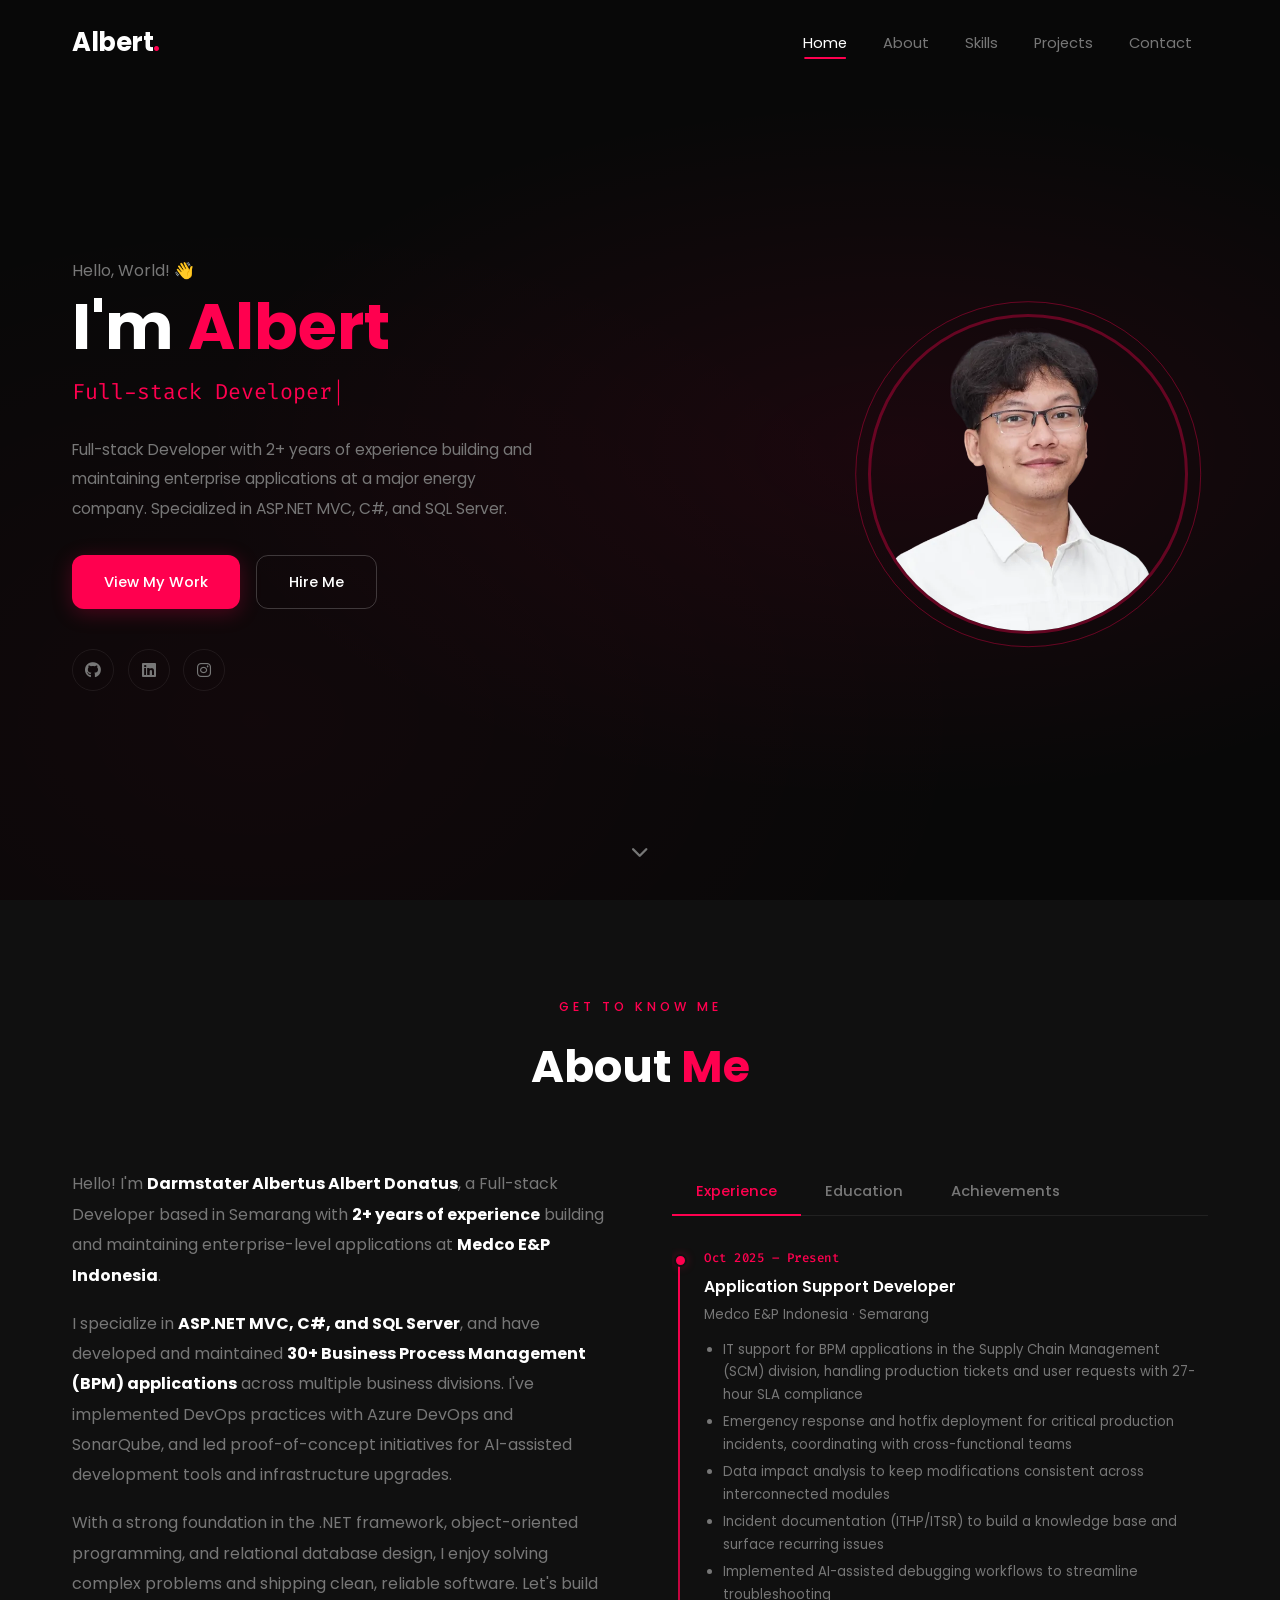
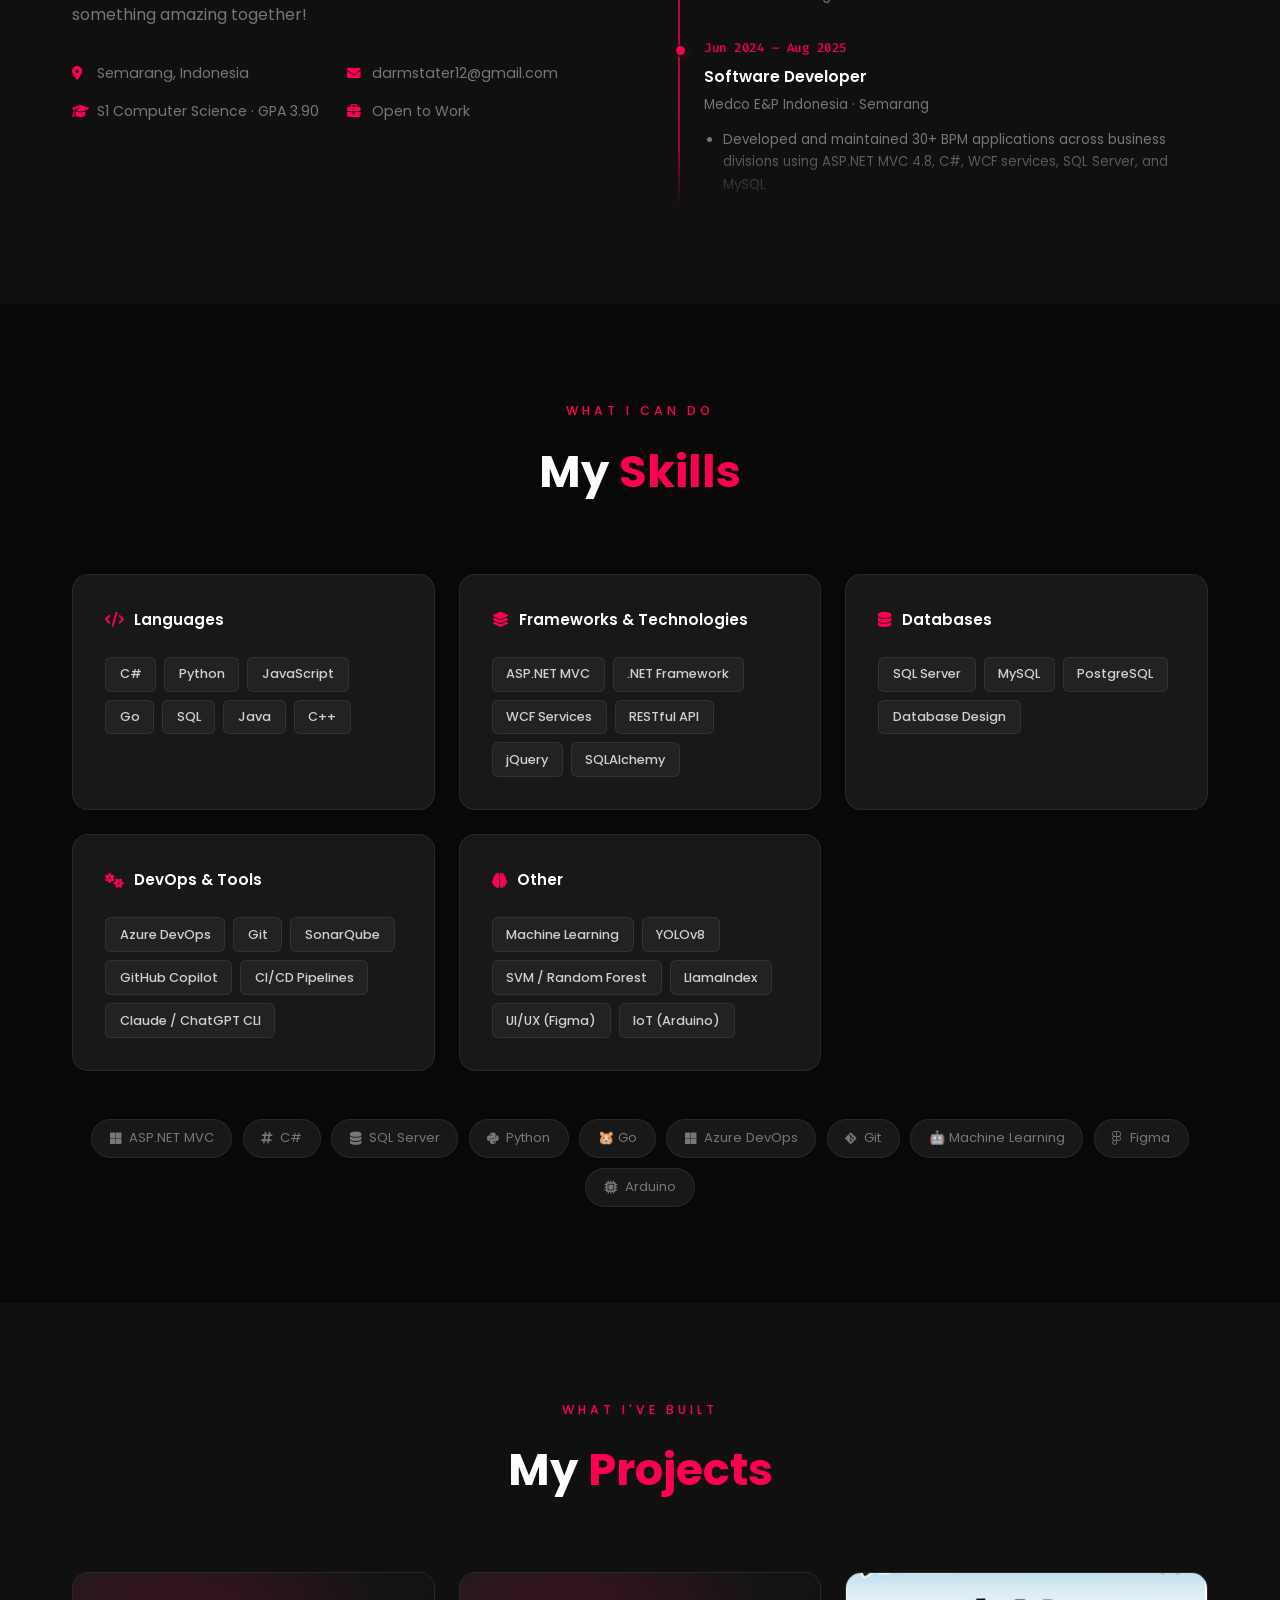
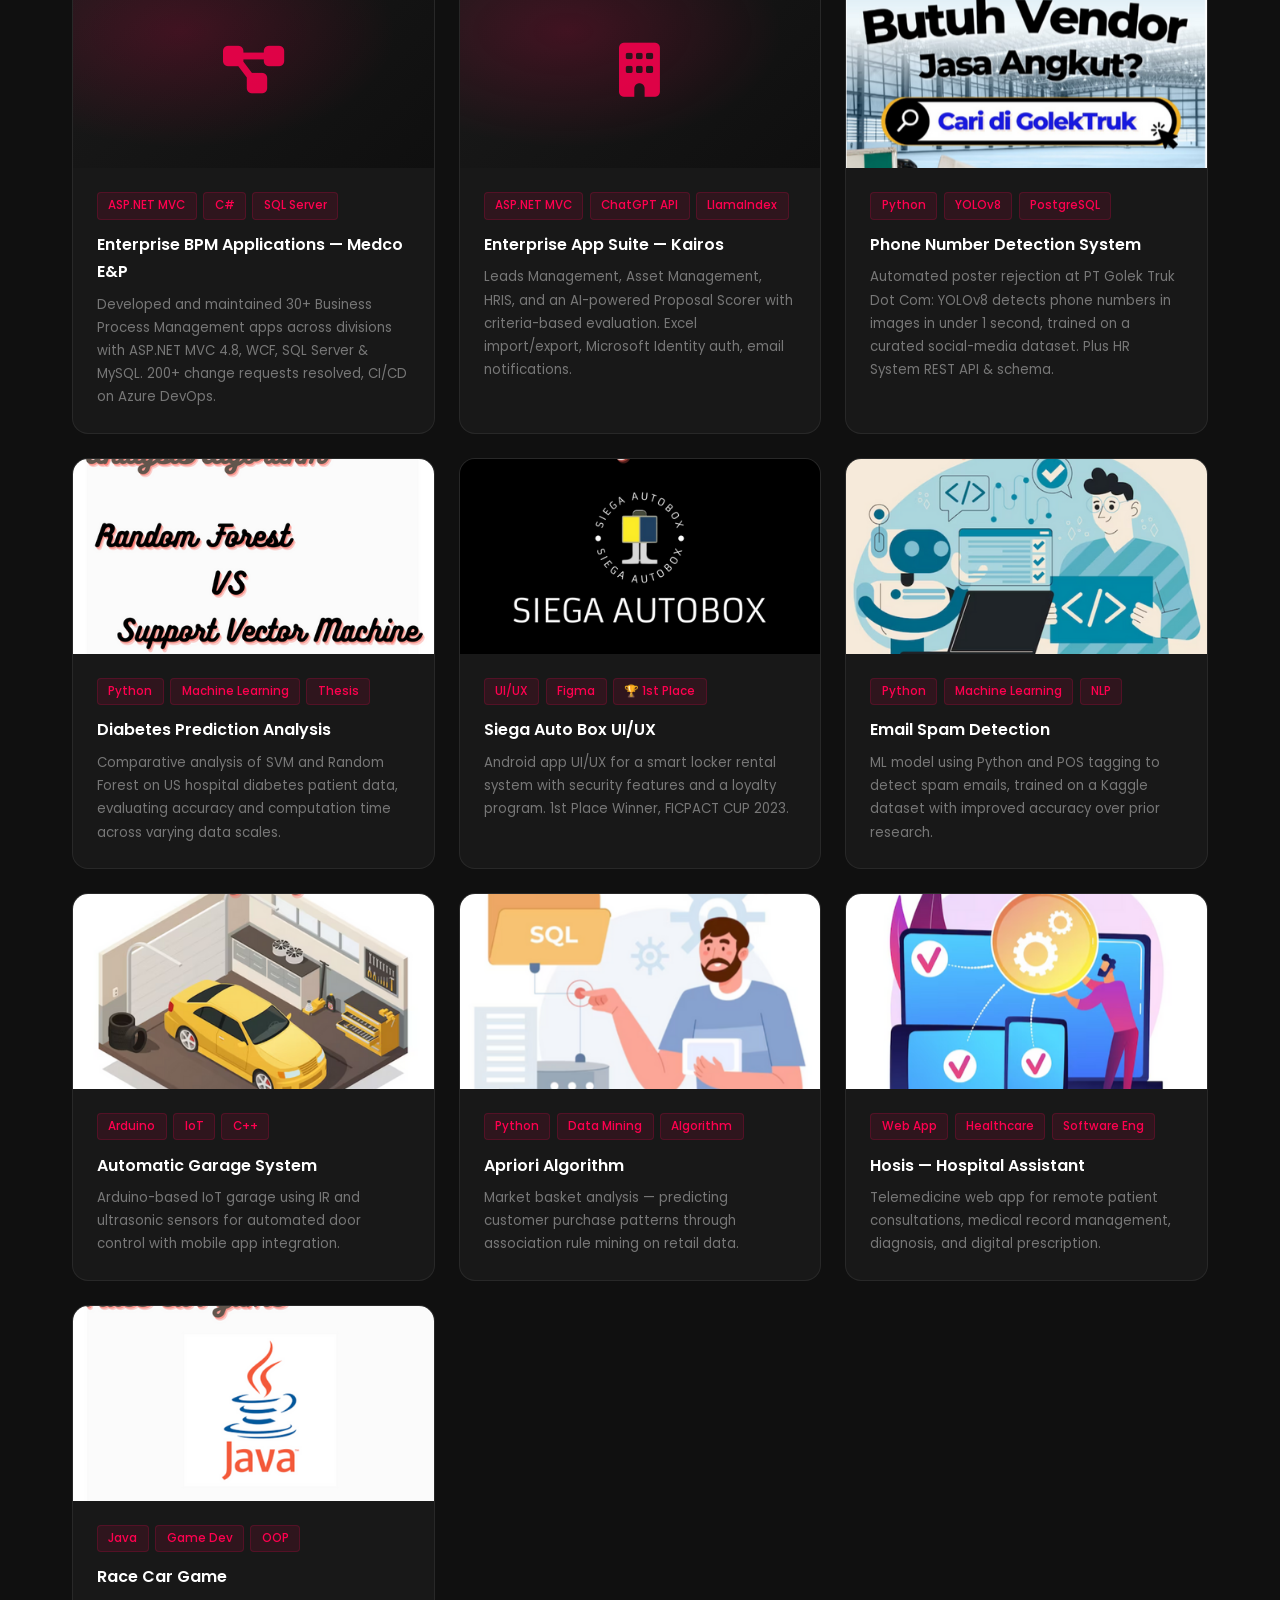
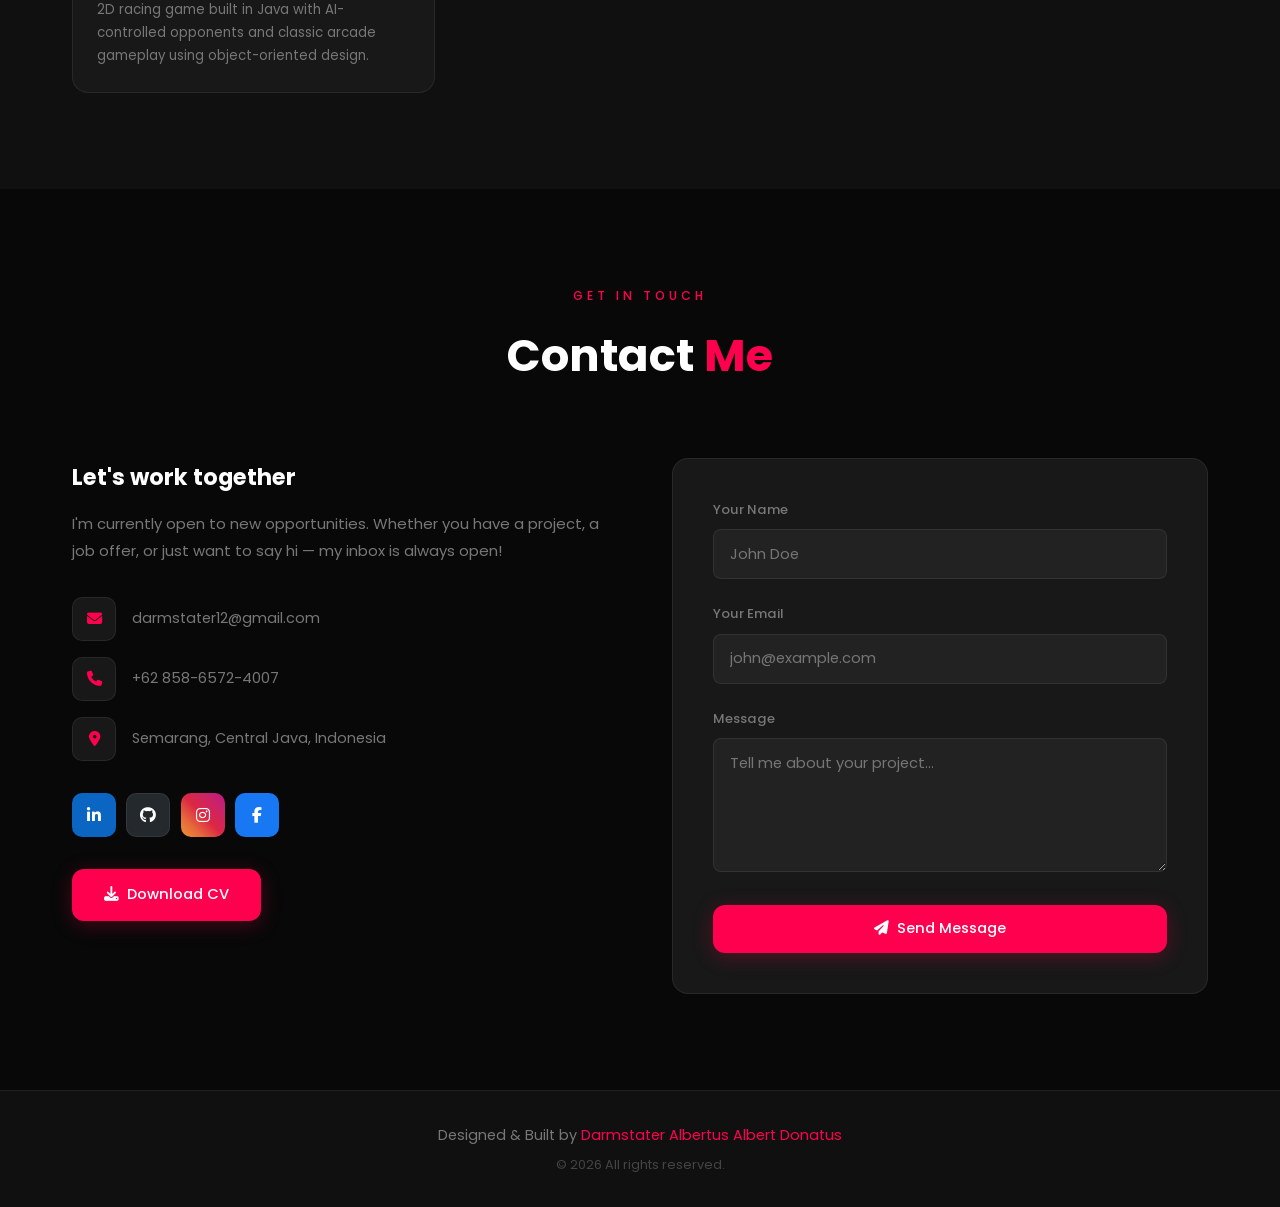
<file: index.html>
<!DOCTYPE html>
<html lang="en">

<head>
    <meta charset="UTF-8">
    <meta name="viewport" content="width=device-width, initial-scale=1.0">
    <title>Albert — Full-stack Developer</title>
    <meta name="description" content="Darmstater Albertus Albert Donatus — Full-stack Developer with 2+ years of experience building and maintaining enterprise applications with ASP.NET MVC, C#, and SQL Server at Medco E&P Indonesia.">
    <meta name="author" content="Darmstater Albertus Albert Donatus">
    <meta name="theme-color" content="#080808">

    <!-- Open Graph / social preview -->
    <meta property="og:type" content="website">
    <meta property="og:title" content="Albert — Full-stack Developer">
    <meta property="og:description" content="Full-stack Developer specialized in ASP.NET MVC, C#, and SQL Server. 2+ years building enterprise BPM applications.">
    <meta property="og:url" content="https://darmstater.github.io/">
    <meta property="og:image" content="https://darmstater.github.io/images/user.webp">
    <meta name="twitter:card" content="summary">

    <link rel="icon" href="data:image/svg+xml,%3Csvg xmlns='http://www.w3.org/2000/svg' viewBox='0 0 64 64'%3E%3Crect width='64' height='64' rx='14' fill='%23080808'/%3E%3Ctext x='32' y='46' font-family='Poppins,Arial,sans-serif' font-weight='700' font-size='40' text-anchor='middle' fill='%23ffffff'%3EA%3Ctspan fill='%23ff004f'%3E.%3C/tspan%3E%3C/text%3E%3C/svg%3E">

    <link rel="stylesheet" href="style.css">
    <link rel="preconnect" href="https://fonts.googleapis.com">
    <link rel="preconnect" href="https://fonts.gstatic.com" crossorigin>
    <link href="https://fonts.googleapis.com/css2?family=Poppins:wght@300;400;500;600;700&family=Fira+Code:wght@400;500&display=swap" rel="stylesheet">
    <link rel="stylesheet" href="https://cdnjs.cloudflare.com/ajax/libs/font-awesome/6.4.0/css/all.min.css">
</head>

<body>

    <!-- ===== NAVBAR ===== -->
    <nav id="navbar">
        <div class="nav-container">
            <div class="nav-logo">
                <span class="logo-text">Albert<span class="accent">.</span></span>
            </div>
            <ul class="nav-links" id="nav-links">
                <button class="nav-close" id="nav-close" aria-label="Close menu"><i class="fas fa-times"></i></button>
                <li><a href="#home" class="nav-link active">Home</a></li>
                <li><a href="#about" class="nav-link">About</a></li>
                <li><a href="#skills" class="nav-link">Skills</a></li>
                <li><a href="#portfolio" class="nav-link">Projects</a></li>
                <li><a href="#contact" class="nav-link">Contact</a></li>
            </ul>
            <button class="hamburger" id="hamburger" aria-label="Open menu">
                <i class="fas fa-bars"></i>
            </button>
        </div>
    </nav>

    <!-- ===== HERO ===== -->
    <section id="home">
        <div class="hero-container">
            <div class="hero-text">
                <p class="hero-greeting">Hello, World! 👋</p>
                <h1 class="hero-name">I'm <span class="accent">Albert</span></h1>
                <h2 class="hero-role">
                    <span id="typing-text"></span><span class="cursor">|</span>
                </h2>
                <p class="hero-desc">
                    Full-stack Developer with 2+ years of experience building and maintaining
                    enterprise applications at a major energy company. Specialized in
                    ASP.NET MVC, C#, and SQL Server.
                </p>
                <div class="hero-btns">
                    <a href="#portfolio" class="btn btn-primary">View My Work</a>
                    <a href="#contact" class="btn btn-outline">Hire Me</a>
                </div>
                <div class="hero-social">
                    <a href="https://github.com/darmstater" target="_blank" rel="noopener" title="GitHub"><i class="fab fa-github"></i></a>
                    <a href="https://www.linkedin.com/in/darmstater-albertus-albert-donatus-14bb44256/" target="_blank" rel="noopener" title="LinkedIn"><i class="fab fa-linkedin"></i></a>
                    <a href="https://www.instagram.com/darmstater/" target="_blank" rel="noopener" title="Instagram"><i class="fab fa-instagram"></i></a>
                </div>
            </div>
            <div class="hero-image">
                <div class="image-wrapper">
                    <img src="images/user.webp" alt="Albert" width="320" height="320">
                    <div class="image-ring"></div>
                    <div class="image-ring ring-2"></div>
                </div>
            </div>
        </div>
        <a href="#about" class="scroll-down" aria-label="Scroll down">
            <i class="fas fa-chevron-down"></i>
        </a>
    </section>

    <!-- ===== ABOUT ===== -->
    <section id="about">
        <div class="container">
            <div class="section-header reveal">
                <p class="section-tag">Get to know me</p>
                <h2 class="section-title">About <span class="accent">Me</span></h2>
            </div>
            <div class="about-content">
                <div class="about-text reveal">
                    <p>
                        Hello! I'm <strong>Darmstater Albertus Albert Donatus</strong>, a Full-stack Developer
                        based in Semarang with <strong>2+ years of experience</strong> building and maintaining
                        enterprise-level applications at <strong>Medco E&amp;P Indonesia</strong>.
                    </p>
                    <p>
                        I specialize in <strong>ASP.NET MVC, C#, and SQL Server</strong>, and have developed and
                        maintained <strong>30+ Business Process Management (BPM) applications</strong> across multiple
                        business divisions. I've implemented DevOps practices with Azure DevOps and SonarQube, and led
                        proof-of-concept initiatives for AI-assisted development tools and infrastructure upgrades.
                    </p>
                    <p>
                        With a strong foundation in the .NET framework, object-oriented programming, and relational
                        database design, I enjoy solving complex problems and shipping clean, reliable software.
                        Let's build something amazing together!
                    </p>
                    <div class="about-info">
                        <div class="info-item">
                            <i class="fas fa-map-marker-alt"></i>
                            <span>Semarang, Indonesia</span>
                        </div>
                        <div class="info-item">
                            <i class="fas fa-envelope"></i>
                            <span>darmstater12@gmail.com</span>
                        </div>
                        <div class="info-item">
                            <i class="fas fa-graduation-cap"></i>
                            <span>S1 Computer Science · GPA 3.90</span>
                        </div>
                        <div class="info-item">
                            <i class="fas fa-briefcase"></i>
                            <span>Open to Work</span>
                        </div>
                    </div>
                </div>

                <div class="about-tabs reveal">
                    <div class="tab-titles">
                        <button class="tab-btn active-tab" onclick="openTab(event, 'experience')">Experience</button>
                        <button class="tab-btn" onclick="openTab(event, 'education')">Education</button>
                        <button class="tab-btn" onclick="openTab(event, 'achievements')">Achievements</button>
                    </div>

                    <div class="tab-content active" id="experience">
                        <div class="timeline">
                            <div class="timeline-item">
                                <div class="timeline-dot"></div>
                                <div class="timeline-info">
                                    <span class="timeline-date">Oct 2025 – Present</span>
                                    <h4>Application Support Developer</h4>
                                    <p>Medco E&amp;P Indonesia · Semarang</p>
                                    <ul>
                                        <li>IT support for BPM applications in the Supply Chain Management (SCM) division, handling production tickets and user requests with 27-hour SLA compliance</li>
                                        <li>Emergency response and hotfix deployment for critical production incidents, coordinating with cross-functional teams</li>
                                        <li>Data impact analysis to keep modifications consistent across interconnected modules</li>
                                        <li>Incident documentation (ITHP/ITSR) to build a knowledge base and surface recurring issues</li>
                                        <li>Implemented AI-assisted debugging workflows to streamline troubleshooting</li>
                                    </ul>
                                </div>
                            </div>
                            <div class="timeline-item">
                                <div class="timeline-dot"></div>
                                <div class="timeline-info">
                                    <span class="timeline-date">Jun 2024 – Aug 2025</span>
                                    <h4>Software Developer</h4>
                                    <p>Medco E&amp;P Indonesia · Semarang</p>
                                    <ul>
                                        <li>Developed and maintained 30+ BPM applications across business divisions using ASP.NET MVC 4.8, C#, WCF services, SQL Server, and MySQL</li>
                                        <li>Resolved 200+ change requests and improvement tickets</li>
                                        <li>Implemented DevOps practices with Azure DevOps (version control, CI/CD) and SonarQube for code quality</li>
                                        <li>Led POC for GitHub Copilot Enterprise adoption, transitioning to ChatGPT and Claude integration via CLI</li>
                                        <li>Spearheaded POC for a 32GB RAM upgrade across all developer machines</li>
                                        <li>Conducted knowledge-sharing sessions on GitHub Copilot and a valve-monitoring dashboard for pipeline maintenance</li>
                                    </ul>
                                </div>
                            </div>
                            <div class="timeline-item">
                                <div class="timeline-dot"></div>
                                <div class="timeline-info">
                                    <span class="timeline-date">Feb 2024 – May 2024</span>
                                    <h4>Management Trainee</h4>
                                    <p>PT Kairos Utama Indonesia · Semarang</p>
                                    <ul>
                                        <li>Developed 4 enterprise applications: Leads Management, Asset Management, HRIS, and an AI-powered Proposal Scorer</li>
                                        <li>Built cascading dropdowns, CRUD, Excel import/export, Microsoft Identity auth, and email notifications with ASP.NET MVC 4.8, C#, jQuery, and SQL Server</li>
                                        <li>Integrated the ChatGPT API for criteria-based proposal scoring using Python and LlamaIndex</li>
                                    </ul>
                                </div>
                            </div>
                            <div class="timeline-item">
                                <div class="timeline-dot"></div>
                                <div class="timeline-info">
                                    <span class="timeline-date">Feb 2023 – Jul 2023</span>
                                    <h4>Backend Developer Intern</h4>
                                    <p>PT Golek Truk Dot Com · Semarang</p>
                                    <ul>
                                        <li>Developed RESTful API endpoints for an HR System using Python and SQLAlchemy, enabling mobile app integration</li>
                                        <li>Built a YOLOv8 model for automated phone number detection in posters with sub-1-second processing time</li>
                                        <li>Designed and implemented the PostgreSQL schema for the HR module</li>
                                    </ul>
                                </div>
                            </div>
                        </div>
                    </div>

                    <div class="tab-content" id="education">
                        <div class="timeline">
                            <div class="timeline-item">
                                <div class="timeline-dot"></div>
                                <div class="timeline-info">
                                    <span class="timeline-date">2020 – 2024</span>
                                    <h4>Bachelor of Computer Science (S1)</h4>
                                    <p>Soegijapranata Catholic University · Semarang</p>
                                    <ul>
                                        <li>GPA 3.90 / 4.00</li>
                                        <li>Recipient of multiple scholarships: UKP Sandjojo Pandemi, SKS Sandjojo Peduli, UKP Sandjojo Peduli, and ADARO Scholarship</li>
                                        <li>Equipment &amp; Logistics Coordinator, Students Association of Informatics Engineering (HMTI) 2021–2022</li>
                                    </ul>
                                </div>
                            </div>
                        </div>
                    </div>

                    <div class="tab-content" id="achievements">
                        <div class="timeline">
                            <div class="timeline-item">
                                <div class="timeline-dot"></div>
                                <div class="timeline-info">
                                    <span class="timeline-date">2023</span>
                                    <h4>1st Place Winner – UI/UX FICPACT CUP 2023</h4>
                                    <p>Faculty of Computer Science, Soegijapranata Catholic University</p>
                                </div>
                            </div>
                            <div class="timeline-item">
                                <div class="timeline-dot"></div>
                                <div class="timeline-info">
                                    <span class="timeline-date">2022</span>
                                    <h4>Top 5 Student of The Year 2022</h4>
                                    <p>Faculty of Computer Science — proposed an online sales system for the university entrepreneurship center</p>
                                </div>
                            </div>
                            <div class="timeline-item">
                                <div class="timeline-dot"></div>
                                <div class="timeline-info">
                                    <span class="timeline-date">Sep 2022</span>
                                    <h4>Chairman – Informatics Engineering Anniversary Event</h4>
                                    <p>Led the committee for an event with 200+ participants</p>
                                </div>
                            </div>
                        </div>
                    </div>
                </div>
            </div>
        </div>
    </section>

    <!-- ===== SKILLS ===== -->
    <section id="skills">
        <div class="container">
            <div class="section-header reveal">
                <p class="section-tag">What I can do</p>
                <h2 class="section-title">My <span class="accent">Skills</span></h2>
            </div>
            <div class="skills-grid">
                <div class="skill-category reveal">
                    <h3><i class="fas fa-code"></i> Languages</h3>
                    <div class="skill-chips">
                        <span class="chip">C#</span>
                        <span class="chip">Python</span>
                        <span class="chip">JavaScript</span>
                        <span class="chip">Go</span>
                        <span class="chip">SQL</span>
                        <span class="chip">Java</span>
                        <span class="chip">C++</span>
                    </div>
                </div>

                <div class="skill-category reveal">
                    <h3><i class="fas fa-layer-group"></i> Frameworks &amp; Technologies</h3>
                    <div class="skill-chips">
                        <span class="chip">ASP.NET MVC</span>
                        <span class="chip">.NET Framework</span>
                        <span class="chip">WCF Services</span>
                        <span class="chip">RESTful API</span>
                        <span class="chip">jQuery</span>
                        <span class="chip">SQLAlchemy</span>
                    </div>
                </div>

                <div class="skill-category reveal">
                    <h3><i class="fas fa-database"></i> Databases</h3>
                    <div class="skill-chips">
                        <span class="chip">SQL Server</span>
                        <span class="chip">MySQL</span>
                        <span class="chip">PostgreSQL</span>
                        <span class="chip">Database Design</span>
                    </div>
                </div>

                <div class="skill-category reveal">
                    <h3><i class="fas fa-gears"></i> DevOps &amp; Tools</h3>
                    <div class="skill-chips">
                        <span class="chip">Azure DevOps</span>
                        <span class="chip">Git</span>
                        <span class="chip">SonarQube</span>
                        <span class="chip">GitHub Copilot</span>
                        <span class="chip">CI/CD Pipelines</span>
                        <span class="chip">Claude / ChatGPT CLI</span>
                    </div>
                </div>

                <div class="skill-category reveal">
                    <h3><i class="fas fa-brain"></i> Other</h3>
                    <div class="skill-chips">
                        <span class="chip">Machine Learning</span>
                        <span class="chip">YOLOv8</span>
                        <span class="chip">SVM / Random Forest</span>
                        <span class="chip">LlamaIndex</span>
                        <span class="chip">UI/UX (Figma)</span>
                        <span class="chip">IoT (Arduino)</span>
                    </div>
                </div>
            </div>

            <div class="tech-stack reveal">
                <span class="tech-badge"><i class="fab fa-microsoft"></i> ASP.NET MVC</span>
                <span class="tech-badge"><i class="fas fa-hashtag"></i> C#</span>
                <span class="tech-badge"><i class="fas fa-database"></i> SQL Server</span>
                <span class="tech-badge"><i class="fab fa-python"></i> Python</span>
                <span class="tech-badge">🐹 Go</span>
                <span class="tech-badge"><i class="fab fa-microsoft"></i> Azure DevOps</span>
                <span class="tech-badge"><i class="fab fa-git-alt"></i> Git</span>
                <span class="tech-badge">🤖 Machine Learning</span>
                <span class="tech-badge"><i class="fab fa-figma"></i> Figma</span>
                <span class="tech-badge"><i class="fas fa-microchip"></i> Arduino</span>
            </div>
        </div>
    </section>

    <!-- ===== PORTFOLIO ===== -->
    <section id="portfolio">
        <div class="container">
            <div class="section-header reveal">
                <p class="section-tag">What I've built</p>
                <h2 class="section-title">My <span class="accent">Projects</span></h2>
            </div>
            <div class="projects-grid">

                <div class="project-card reveal">
                    <div class="project-img placeholder">
                        <i class="fas fa-diagram-project"></i>
                        <div class="project-overlay">
                            <span class="overlay-btn private"><i class="fas fa-lock"></i> Internal / Private</span>
                        </div>
                    </div>
                    <div class="project-info">
                        <div class="project-tags">
                            <span class="tag">ASP.NET MVC</span>
                            <span class="tag">C#</span>
                            <span class="tag">SQL Server</span>
                        </div>
                        <h3>Enterprise BPM Applications — Medco E&amp;P</h3>
                        <p>Developed and maintained 30+ Business Process Management apps across divisions with ASP.NET MVC 4.8, WCF, SQL Server &amp; MySQL. 200+ change requests resolved, CI/CD on Azure DevOps.</p>
                    </div>
                </div>

                <div class="project-card reveal">
                    <div class="project-img placeholder">
                        <i class="fas fa-building"></i>
                        <div class="project-overlay">
                            <span class="overlay-btn private"><i class="fas fa-lock"></i> Internal / Private</span>
                        </div>
                    </div>
                    <div class="project-info">
                        <div class="project-tags">
                            <span class="tag">ASP.NET MVC</span>
                            <span class="tag">ChatGPT API</span>
                            <span class="tag">LlamaIndex</span>
                        </div>
                        <h3>Enterprise App Suite — Kairos</h3>
                        <p>Leads Management, Asset Management, HRIS, and an AI-powered Proposal Scorer with criteria-based evaluation. Excel import/export, Microsoft Identity auth, email notifications.</p>
                    </div>
                </div>

                <div class="project-card reveal">
                    <div class="project-img">
                        <img src="images/golektruk.png" alt="Phone Number Detection System" loading="lazy">
                        <div class="project-overlay">
                            <span class="overlay-btn private"><i class="fas fa-lock"></i> Private Repo</span>
                        </div>
                    </div>
                    <div class="project-info">
                        <div class="project-tags">
                            <span class="tag">Python</span>
                            <span class="tag">YOLOv8</span>
                            <span class="tag">PostgreSQL</span>
                        </div>
                        <h3>Phone Number Detection System</h3>
                        <p>Automated poster rejection at PT Golek Truk Dot Com: YOLOv8 detects phone numbers in images in under 1 second, trained on a curated social-media dataset. Plus HR System REST API &amp; schema.</p>
                    </div>
                </div>

                <div class="project-card reveal">
                    <div class="project-img">
                        <img src="images/LastProject.png" alt="Diabetes Prediction Analysis" loading="lazy">
                        <div class="project-overlay">
                            <a href="https://github.com/darmstater/Project/blob/main/Preprocessing_LastProjek.ipynb" target="_blank" rel="noopener" class="overlay-btn"><i class="fas fa-external-link-alt"></i> View Project</a>
                        </div>
                    </div>
                    <div class="project-info">
                        <div class="project-tags">
                            <span class="tag">Python</span>
                            <span class="tag">Machine Learning</span>
                            <span class="tag">Thesis</span>
                        </div>
                        <h3>Diabetes Prediction Analysis</h3>
                        <p>Comparative analysis of SVM and Random Forest on US hospital diabetes patient data, evaluating accuracy and computation time across varying data scales.</p>
                    </div>
                </div>

                <div class="project-card reveal">
                    <div class="project-img">
                        <img src="images/Siega.png" alt="Siega Auto Box" loading="lazy">
                        <div class="project-overlay">
                            <a href="https://github.com/darmstater/Project/tree/main/UIUXSiegaAutoBox" target="_blank" rel="noopener" class="overlay-btn"><i class="fas fa-external-link-alt"></i> View Project</a>
                        </div>
                    </div>
                    <div class="project-info">
                        <div class="project-tags">
                            <span class="tag">UI/UX</span>
                            <span class="tag">Figma</span>
                            <span class="tag">🏆 1st Place</span>
                        </div>
                        <h3>Siega Auto Box UI/UX</h3>
                        <p>Android app UI/UX for a smart locker rental system with security features and a loyalty program. 1st Place Winner, FICPACT CUP 2023.</p>
                    </div>
                </div>

                <div class="project-card reveal">
                    <div class="project-img">
                        <img src="images/EmailDetection.png" alt="Email Spam Detection" loading="lazy">
                        <div class="project-overlay">
                            <a href="https://github.com/darmstater/Project/tree/main/EmailSpamDetection/Email%20Spam%20Detection" target="_blank" rel="noopener" class="overlay-btn"><i class="fas fa-external-link-alt"></i> View Project</a>
                        </div>
                    </div>
                    <div class="project-info">
                        <div class="project-tags">
                            <span class="tag">Python</span>
                            <span class="tag">Machine Learning</span>
                            <span class="tag">NLP</span>
                        </div>
                        <h3>Email Spam Detection</h3>
                        <p>ML model using Python and POS tagging to detect spam emails, trained on a Kaggle dataset with improved accuracy over prior research.</p>
                    </div>
                </div>

                <div class="project-card reveal">
                    <div class="project-img">
                        <img src="images/IOT_Garasi.png" alt="Automatic Garage" loading="lazy">
                        <div class="project-overlay">
                            <a href="https://github.com/darmstater/Project/tree/main/Automatic%20Garage" target="_blank" rel="noopener" class="overlay-btn"><i class="fas fa-external-link-alt"></i> View Project</a>
                        </div>
                    </div>
                    <div class="project-info">
                        <div class="project-tags">
                            <span class="tag">Arduino</span>
                            <span class="tag">IoT</span>
                            <span class="tag">C++</span>
                        </div>
                        <h3>Automatic Garage System</h3>
                        <p>Arduino-based IoT garage using IR and ultrasonic sensors for automated door control with mobile app integration.</p>
                    </div>
                </div>

                <div class="project-card reveal">
                    <div class="project-img">
                        <img src="images/DataMining.png" alt="Apriori Algorithm" loading="lazy">
                        <div class="project-overlay">
                            <a href="https://github.com/darmstater/Project/tree/main/DataMining%20-%20APRIORI" target="_blank" rel="noopener" class="overlay-btn"><i class="fas fa-external-link-alt"></i> View Project</a>
                        </div>
                    </div>
                    <div class="project-info">
                        <div class="project-tags">
                            <span class="tag">Python</span>
                            <span class="tag">Data Mining</span>
                            <span class="tag">Algorithm</span>
                        </div>
                        <h3>Apriori Algorithm</h3>
                        <p>Market basket analysis — predicting customer purchase patterns through association rule mining on retail data.</p>
                    </div>
                </div>

                <div class="project-card reveal">
                    <div class="project-img">
                        <img src="images/SoftwareEng.png" alt="Hosis" loading="lazy">
                        <div class="project-overlay">
                            <a href="https://github.com/darmstater/Project/tree/main/SoftwareRequirementsHOSIS" target="_blank" rel="noopener" class="overlay-btn"><i class="fas fa-external-link-alt"></i> View Project</a>
                        </div>
                    </div>
                    <div class="project-info">
                        <div class="project-tags">
                            <span class="tag">Web App</span>
                            <span class="tag">Healthcare</span>
                            <span class="tag">Software Eng</span>
                        </div>
                        <h3>Hosis — Hospital Assistant</h3>
                        <p>Telemedicine web app for remote patient consultations, medical record management, diagnosis, and digital prescription.</p>
                    </div>
                </div>

                <div class="project-card reveal">
                    <div class="project-img">
                        <img src="images/RaceCarJava.png" alt="Race Car Game" loading="lazy">
                        <div class="project-overlay">
                            <a href="https://github.com/darmstater/Project/tree/main/CSC%20Race%20Car" target="_blank" rel="noopener" class="overlay-btn"><i class="fas fa-external-link-alt"></i> View Project</a>
                        </div>
                    </div>
                    <div class="project-info">
                        <div class="project-tags">
                            <span class="tag">Java</span>
                            <span class="tag">Game Dev</span>
                            <span class="tag">OOP</span>
                        </div>
                        <h3>Race Car Game</h3>
                        <p>2D racing game built in Java with AI-controlled opponents and classic arcade gameplay using object-oriented design.</p>
                    </div>
                </div>

            </div>
        </div>
    </section>

    <!-- ===== CONTACT ===== -->
    <section id="contact">
        <div class="container">
            <div class="section-header reveal">
                <p class="section-tag">Get in touch</p>
                <h2 class="section-title">Contact <span class="accent">Me</span></h2>
            </div>
            <div class="contact-wrapper">
                <div class="contact-info reveal">
                    <h3>Let's work together</h3>
                    <p>
                        I'm currently open to new opportunities. Whether you have a project, a job offer,
                        or just want to say hi — my inbox is always open!
                    </p>
                    <div class="contact-details">
                        <a href="mailto:darmstater12@gmail.com" class="contact-item">
                            <div class="contact-icon"><i class="fas fa-envelope"></i></div>
                            <span>darmstater12@gmail.com</span>
                        </a>
                        <a href="tel:+6285865724007" class="contact-item">
                            <div class="contact-icon"><i class="fas fa-phone"></i></div>
                            <span>+62 858-6572-4007</span>
                        </a>
                        <div class="contact-item">
                            <div class="contact-icon"><i class="fas fa-map-marker-alt"></i></div>
                            <span>Semarang, Central Java, Indonesia</span>
                        </div>
                    </div>
                    <div class="social-links">
                        <a href="https://www.linkedin.com/in/darmstater-albertus-albert-donatus-14bb44256/" target="_blank" rel="noopener" class="social-btn linkedin" aria-label="LinkedIn"><i class="fab fa-linkedin-in"></i></a>
                        <a href="https://github.com/darmstater" target="_blank" rel="noopener" class="social-btn github" aria-label="GitHub"><i class="fab fa-github"></i></a>
                        <a href="https://www.instagram.com/darmstater/" target="_blank" rel="noopener" class="social-btn instagram" aria-label="Instagram"><i class="fab fa-instagram"></i></a>
                        <a href="https://www.facebook.com/darmstateralbertus.albertdonatus" target="_blank" rel="noopener" class="social-btn facebook" aria-label="Facebook"><i class="fab fa-facebook-f"></i></a>
                    </div>
                    <a href="CV_Albert.pdf" download="CV_Albert_2026.pdf" class="btn btn-primary download-cv">
                        <i class="fas fa-download"></i> Download CV
                    </a>
                </div>

                <div class="contact-form reveal">
                    <form action="https://formspree.io/f/mleylerw" method="POST">
                        <div class="form-group">
                            <label for="f-name">Your Name</label>
                            <input id="f-name" type="text" name="Name" placeholder="John Doe" required>
                        </div>
                        <div class="form-group">
                            <label for="f-email">Your Email</label>
                            <input id="f-email" type="email" name="Email" placeholder="john@example.com" required>
                        </div>
                        <div class="form-group">
                            <label for="f-msg">Message</label>
                            <textarea id="f-msg" name="Message" rows="5" placeholder="Tell me about your project..." required></textarea>
                        </div>
                        <button type="submit" class="btn btn-primary btn-full">
                            <i class="fas fa-paper-plane"></i> Send Message
                        </button>
                    </form>
                </div>
            </div>
        </div>
    </section>

    <!-- ===== FOOTER ===== -->
    <footer>
        <div class="footer-content">
            <p>Designed &amp; Built by <span class="accent">Darmstater Albertus Albert Donatus</span></p>
            <p class="footer-copy">© 2026 All rights reserved.</p>
        </div>
    </footer>

    <!-- Scroll to Top -->
    <button id="scroll-top" title="Back to top" aria-label="Back to top"><i class="fas fa-arrow-up"></i></button>

    <script src="script.js"></script>
</body>

</html>
</file>
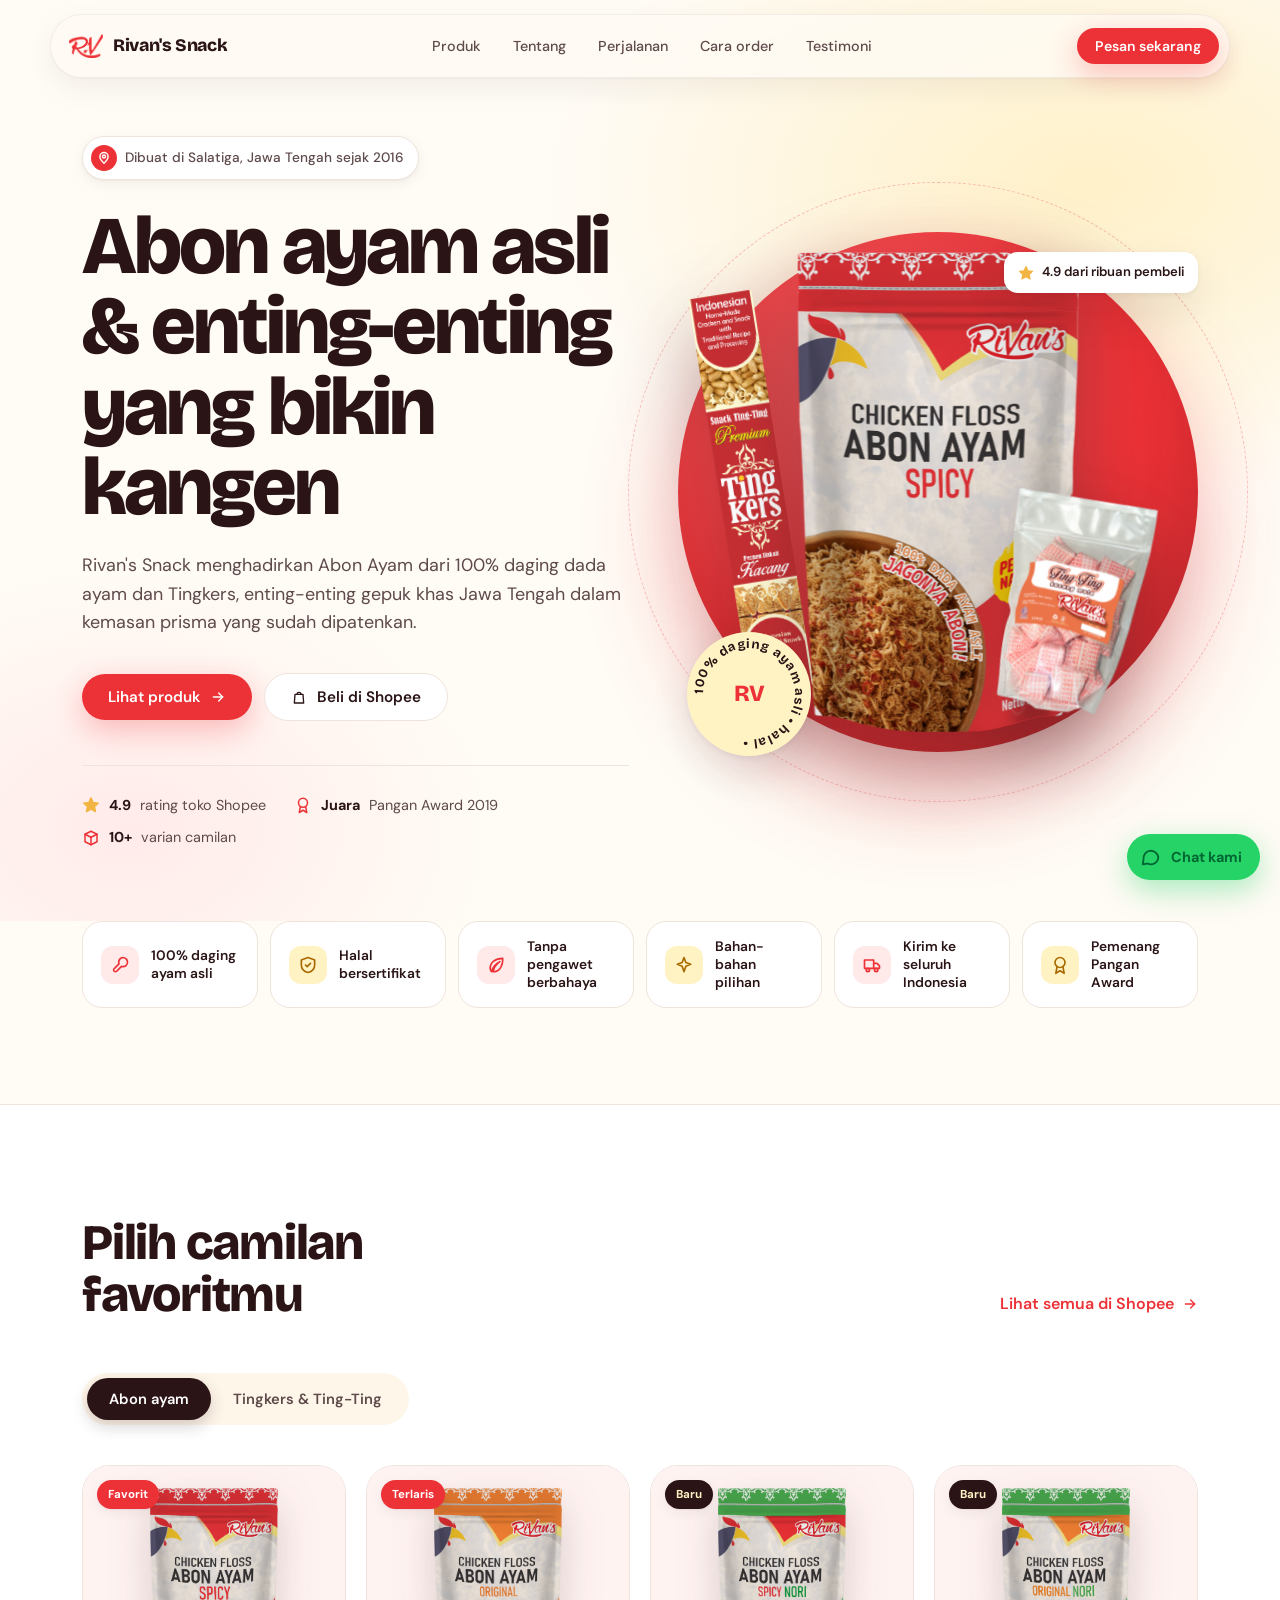
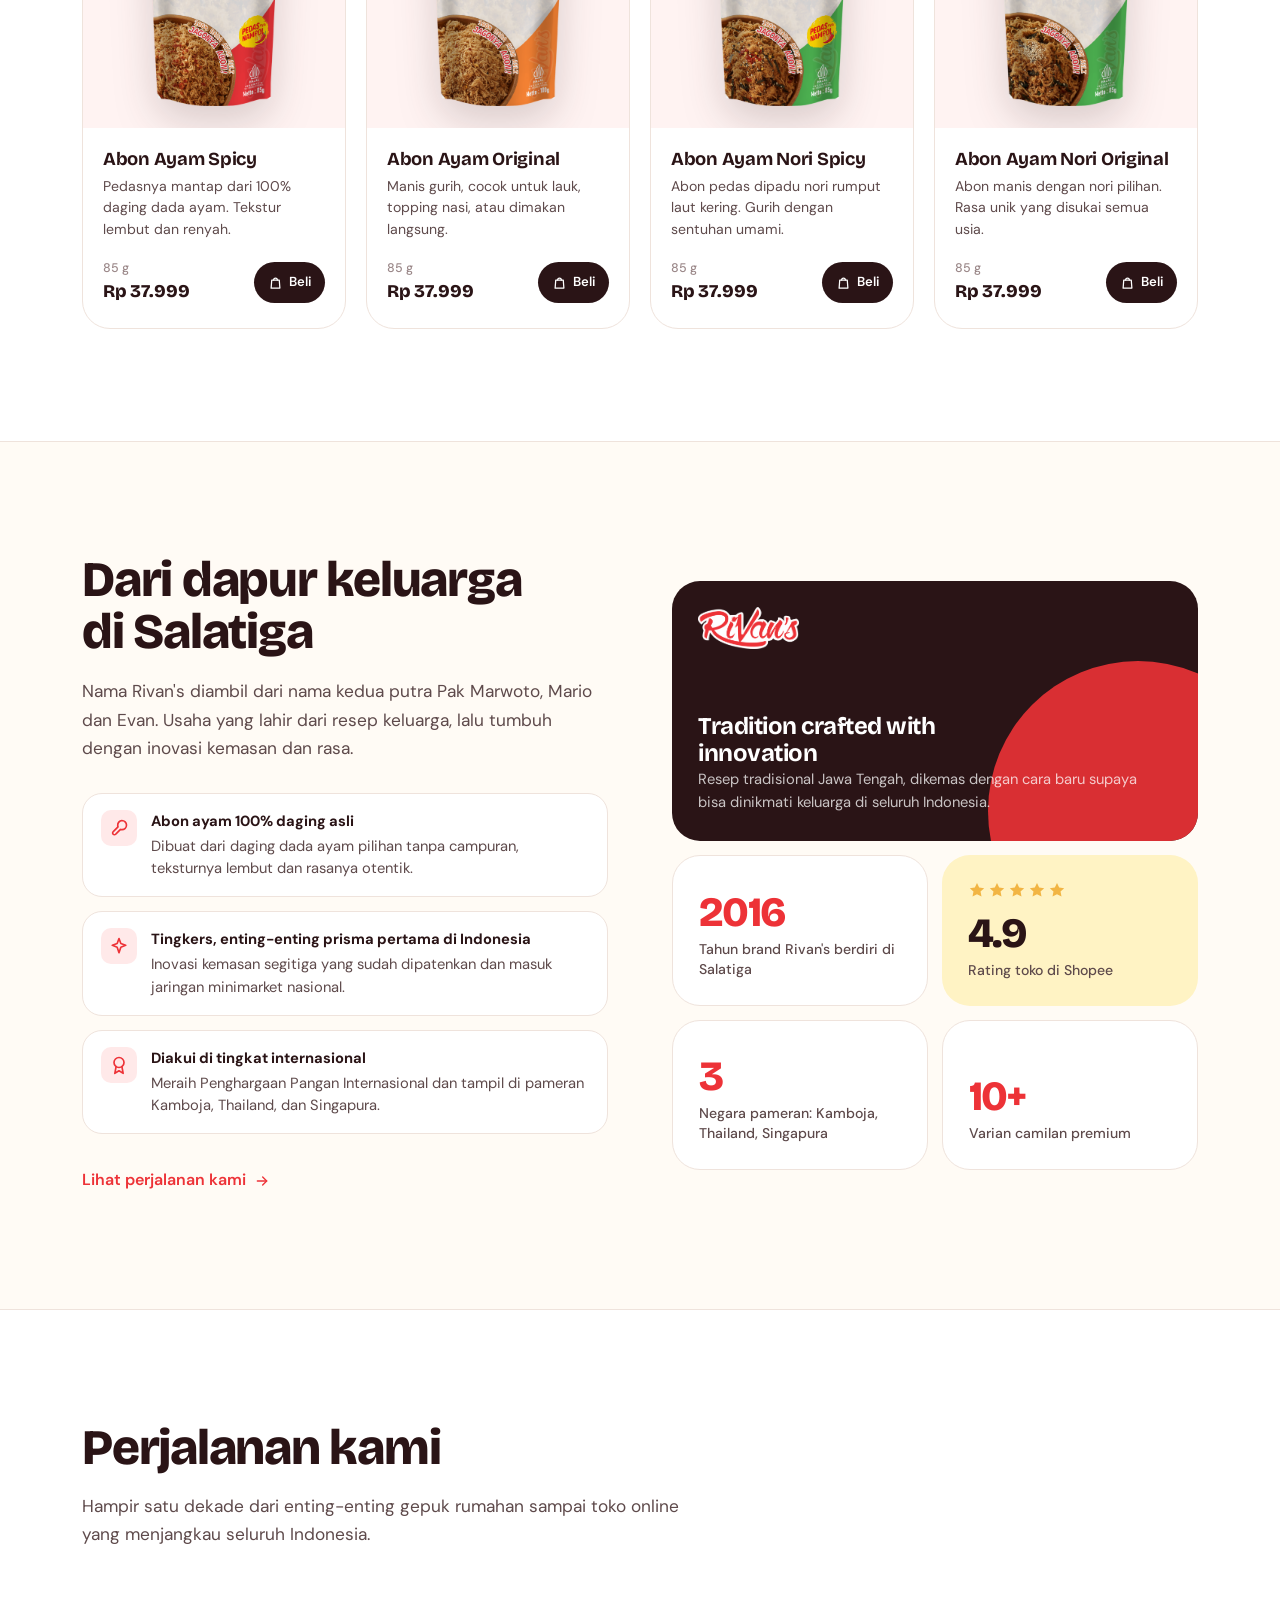
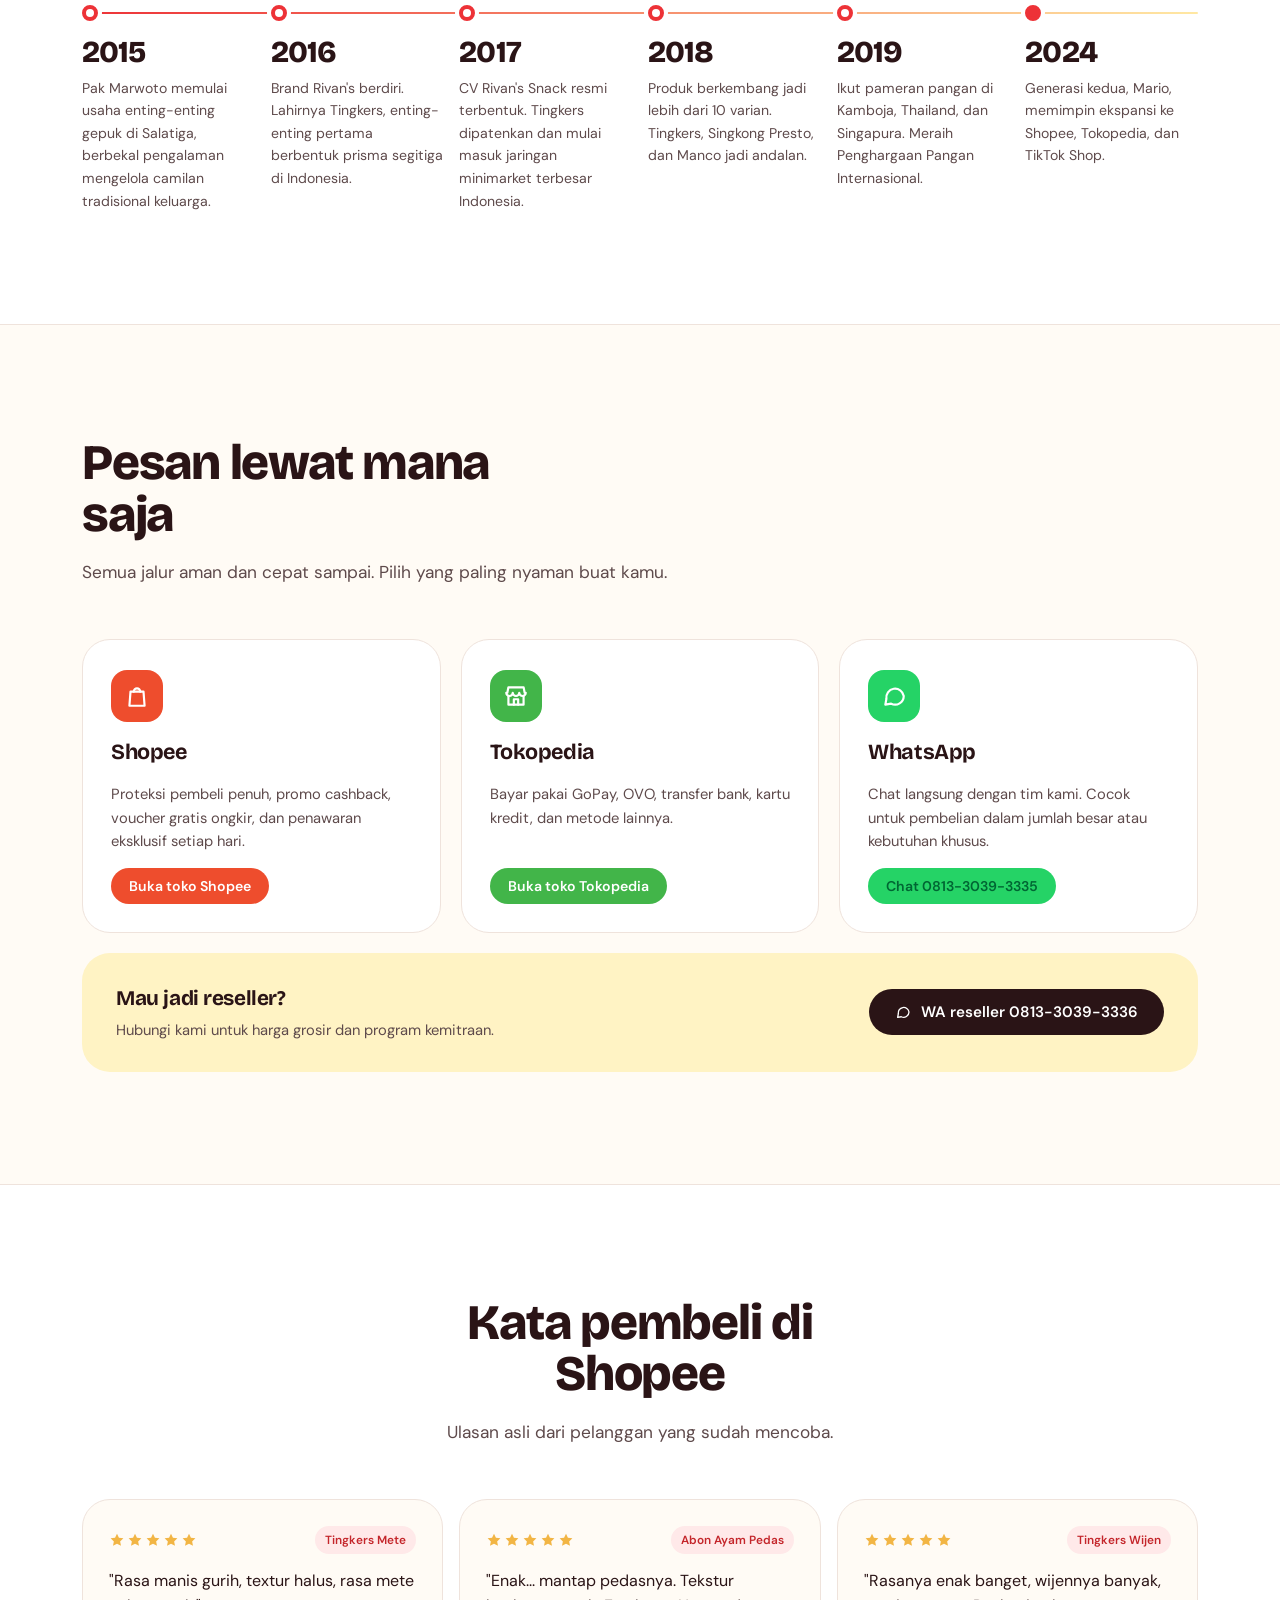
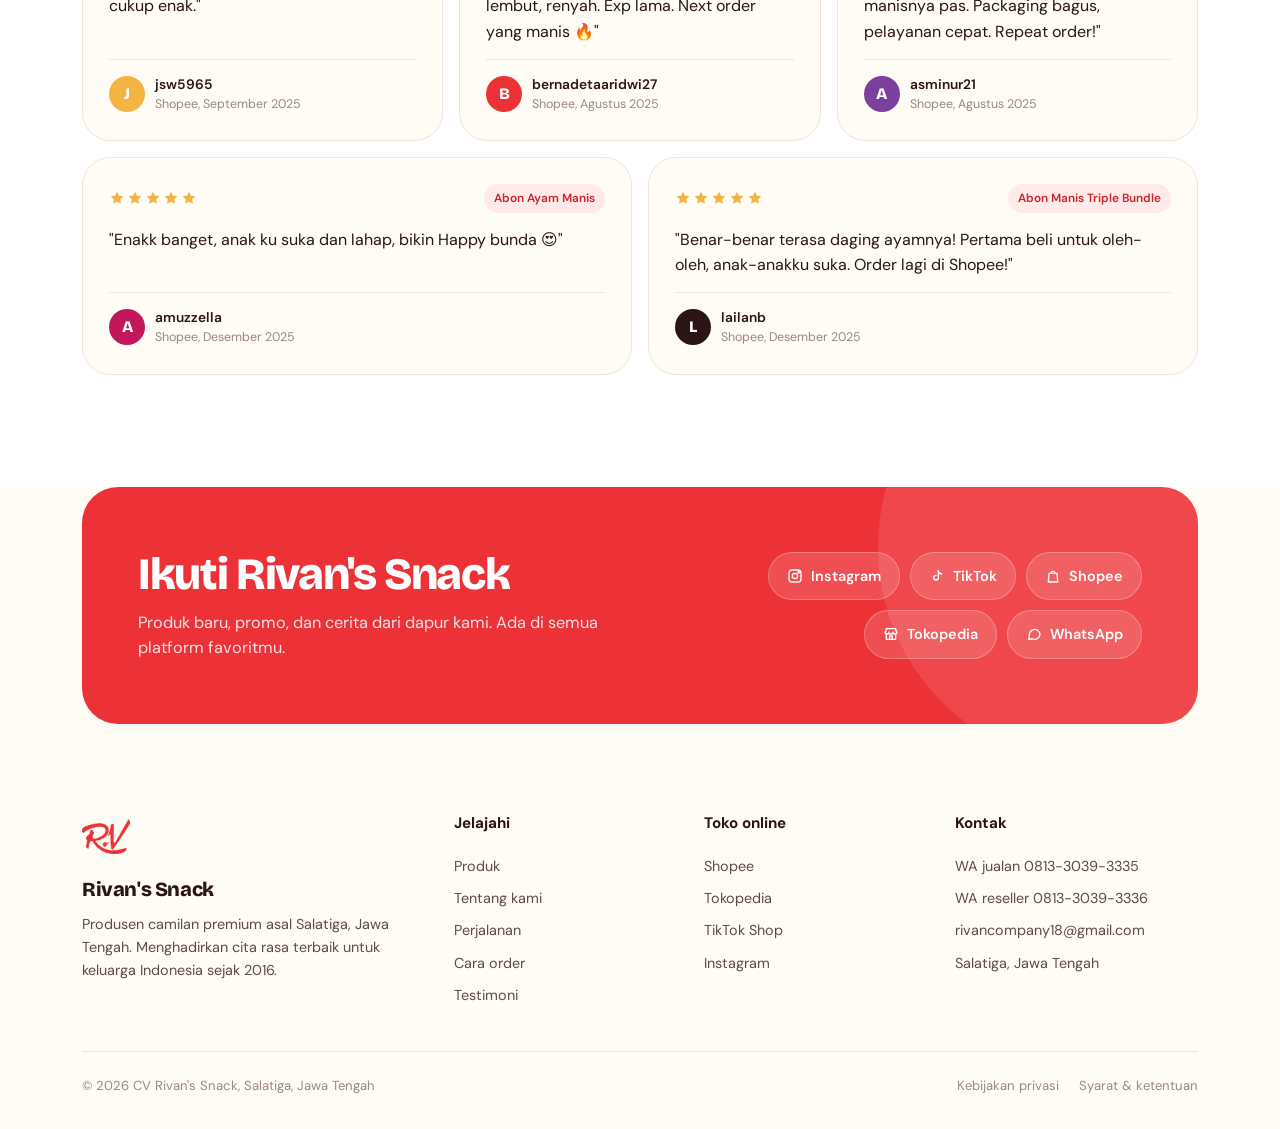
<file: RIVANSNACK/index2.html>
<!DOCTYPE html>
<html lang="id">
<head>
  <meta charset="UTF-8" />
  <meta name="viewport" content="width=device-width, initial-scale=1.0" />
  <title>Rivan's Snack — Abon Ayam &amp; Tingkers asli Salatiga</title>
  <meta name="description" content="Rivan's Snack, produsen camilan premium asal Salatiga sejak 2016. Abon Ayam 100% daging asli dan Tingkers Enting-Enting khas Indonesia. Tersedia di Shopee, Tokopedia, dan WhatsApp." />
  <meta name="theme-color" content="#ED3237" />
  <link rel="icon" href="assets/Foto%20Produk/RV.png" type="image/png" />

  <link rel="preconnect" href="https://fonts.googleapis.com" />
  <link rel="preconnect" href="https://fonts.gstatic.com" crossorigin />
  <link href="https://fonts.googleapis.com/css2?family=Bricolage+Grotesque:opsz,wght@12..96,500;12..96,600;12..96,700;12..96,800&family=DM+Sans:ital,opsz,wght@0,9..40,400;0,9..40,500;0,9..40,600;0,9..40,700;1,9..40,400&display=swap" rel="stylesheet" />

  <style>
    /* ─── TOKENS ─────────────────────────────────────────────── */
    :root {
      --red:        #ED3237;
      --red-deep:   #C4262B;
      --red-soft:   #FFE9E9;
      --red-tint:   #FFF3F2;
      --maroon:     #2A1416;
      --ink:        #2A1416;
      --ink-2:      #5E4A4B;
      --ink-3:      #9A8788;
      --line:       #EFE3DC;
      --bg:         #FFFBF5;
      --bg-2:       #FFF6EA;
      --card:       #FFFFFF;
      --butter:     #FFF3C4;
      --butter-2:   #FFE8A3;
      --amber:      #F2B544;
      --green:      #25D366;
      --tokped:     #42B549;
      --shopee:     #EE4D2D;
      --display:    'Bricolage Grotesque', 'DM Sans', system-ui, sans-serif;
      --sans:       'DM Sans', system-ui, sans-serif;
      --r-sm: 12px;
      --r-md: 20px;
      --r-lg: 28px;
      --r-xl: 36px;
      --shadow-sm: 0 1px 2px rgba(42,20,22,.05), 0 4px 14px rgba(42,20,22,.06);
      --shadow-md: 0 2px 6px rgba(42,20,22,.06), 0 18px 44px rgba(42,20,22,.10);
      --shadow-red: 0 10px 30px rgba(237,50,55,.30);
      --ease: cubic-bezier(.22,.8,.26,1);
      --nav-h: 64px;
    }

    /* ─── RESET ──────────────────────────────────────────────── */
    *, *::before, *::after { box-sizing: border-box; margin: 0; padding: 0; }
    html { scroll-behavior: smooth; font-size: 16px; }
    body {
      font-family: var(--sans);
      color: var(--ink);
      background: var(--bg);
      overflow-x: hidden;
      -webkit-font-smoothing: antialiased;
      line-height: 1.55;
    }
    a { text-decoration: none; color: inherit; }
    img { display: block; max-width: 100%; }
    ul, ol { list-style: none; }
    button { cursor: pointer; border: none; background: none; font-family: inherit; color: inherit; }
    svg { display: block; }
    :focus-visible { outline: 3px solid var(--red); outline-offset: 3px; border-radius: 6px; }
    ::selection { background: var(--butter-2); color: var(--ink); }

    /* ─── UTILITIES ──────────────────────────────────────────── */
    .container { max-width: 1180px; margin: 0 auto; padding: 0 32px; }
    .section { padding: 112px 0; }
    .h2 {
      font-family: var(--display);
      font-size: clamp(2rem, 4.2vw, 3.1rem);
      font-weight: 800;
      line-height: 1.04;
      letter-spacing: -.025em;
      color: var(--ink);
      max-width: 14ch;
    }
    .lead {
      font-size: 1.08rem;
      line-height: 1.65;
      color: var(--ink-2);
      max-width: 52ch;
    }
    .section-head { display: grid; gap: 18px; margin-bottom: 52px; }
    .section-head.split {
      grid-template-columns: 1fr auto;
      align-items: end;
      gap: 32px;
    }
    .section-head.center { text-align: center; justify-items: center; }
    .icon { width: 20px; height: 20px; fill: none; stroke: currentColor; stroke-width: 2; stroke-linecap: round; stroke-linejoin: round; flex-shrink: 0; }
    .icon-sm { width: 16px; height: 16px; }

    .btn {
      display: inline-flex;
      align-items: center;
      justify-content: center;
      gap: 10px;
      padding: 15px 26px;
      border-radius: 999px;
      font-size: .95rem;
      font-weight: 600;
      line-height: 1;
      white-space: nowrap;
      transition: transform .25s var(--ease), box-shadow .25s var(--ease), background .25s var(--ease), color .25s var(--ease);
    }
    .btn:hover { transform: translateY(-2px); }
    .btn:active { transform: translateY(0); }
    .btn-red { background: var(--red); color: #fff; box-shadow: var(--shadow-red); }
    .btn-red:hover { background: var(--red-deep); }
    .btn-dark { background: var(--maroon); color: #fff; }
    .btn-dark:hover { background: #3d1e21; }
    .btn-outline { background: #fff; color: var(--ink); border: 1.5px solid var(--line); }
    .btn-outline:hover { border-color: var(--ink-3); box-shadow: var(--shadow-sm); }
    .btn-butter { background: var(--butter); color: var(--ink); }
    .btn-butter:hover { background: var(--butter-2); }
    .btn-sm { padding: 11px 18px; font-size: .88rem; }

    .text-link {
      display: inline-flex;
      align-items: center;
      gap: 8px;
      font-weight: 600;
      color: var(--red);
      padding-bottom: 2px;
      border-bottom: 2px solid transparent;
      transition: border-color .2s;
    }
    .text-link:hover { border-bottom-color: var(--red); }

    /* ─── NAVBAR ─────────────────────────────────────────────── */
    #navbar {
      position: fixed;
      top: 14px;
      left: 0; right: 0;
      z-index: 1000;
      padding: 0 16px;
      pointer-events: none;
    }
    .nav-wrap {
      pointer-events: auto;
      max-width: 1180px;
      margin: 0 auto;
      height: var(--nav-h);
      padding: 0 10px 0 18px;
      display: flex;
      align-items: center;
      justify-content: space-between;
      gap: 24px;
      background: rgba(255,251,245,.82);
      backdrop-filter: blur(16px) saturate(1.4);
      -webkit-backdrop-filter: blur(16px) saturate(1.4);
      border: 1px solid rgba(42,20,22,.06);
      border-radius: 999px;
      box-shadow: 0 1px 2px rgba(42,20,22,.04), 0 10px 30px rgba(42,20,22,.06);
      transition: box-shadow .3s var(--ease), background .3s var(--ease);
    }
    #navbar.scrolled .nav-wrap {
      background: rgba(255,251,245,.94);
      box-shadow: 0 1px 2px rgba(42,20,22,.05), 0 14px 40px rgba(42,20,22,.12);
    }
    .nav-logo { display: flex; align-items: center; gap: 10px; flex-shrink: 0; }
    .nav-logo img { width: 34px; height: 34px; object-fit: contain; }
    .nav-logo strong {
      font-family: var(--display);
      font-size: 1.1rem;
      font-weight: 800;
      letter-spacing: -.02em;
      color: var(--ink);
    }
    .nav-links { display: flex; align-items: center; gap: 4px; }
    .nav-links a {
      padding: 9px 14px;
      border-radius: 999px;
      font-size: .9rem;
      font-weight: 500;
      color: var(--ink-2);
      transition: background .2s, color .2s;
    }
    .nav-links a:hover { background: var(--red-soft); color: var(--red-deep); }
    .nav-right { display: flex; align-items: center; gap: 8px; flex-shrink: 0; }
    .nav-hamburger {
      display: none;
      width: 44px; height: 44px;
      border-radius: 999px;
      align-items: center;
      justify-content: center;
      flex-direction: column;
      gap: 5px;
      background: var(--butter);
    }
    .nav-hamburger span { display: block; width: 18px; height: 2px; background: var(--ink); border-radius: 2px; transition: transform .25s var(--ease), opacity .2s; }
    .nav-hamburger.open span:nth-child(1) { transform: translateY(7px) rotate(45deg); }
    .nav-hamburger.open span:nth-child(2) { opacity: 0; }
    .nav-hamburger.open span:nth-child(3) { transform: translateY(-7px) rotate(-45deg); }
    .nav-mobile {
      pointer-events: auto;
      display: none;
      max-width: 1180px;
      margin: 10px auto 0;
      padding: 10px;
      background: rgba(255,251,245,.97);
      backdrop-filter: blur(16px);
      border: 1px solid rgba(42,20,22,.06);
      border-radius: var(--r-lg);
      box-shadow: var(--shadow-md);
      flex-direction: column;
      gap: 2px;
    }
    .nav-mobile.open { display: flex; }
    .nav-mobile a {
      padding: 14px 16px;
      border-radius: var(--r-sm);
      font-size: 1rem;
      font-weight: 500;
      color: var(--ink);
    }
    .nav-mobile a:hover { background: var(--red-soft); color: var(--red-deep); }
    .nav-mobile a.mobile-cta { margin-top: 6px; background: var(--red); color: #fff; text-align: center; font-weight: 600; border-radius: 999px; }

    /* ─── HERO ───────────────────────────────────────────────── */
    #hero {
      position: relative;
      padding: calc(var(--nav-h) + 72px) 0 72px;
      overflow: hidden;
      background: var(--bg);
    }
    #hero::before {
      content: '';
      position: absolute;
      inset: 0;
      background:
        radial-gradient(60% 50% at 85% 20%, rgba(255,232,163,.55), transparent 70%),
        radial-gradient(40% 40% at 10% 90%, rgba(255,233,233,.9), transparent 70%);
      pointer-events: none;
    }
    .hero-grid {
      position: relative;
      display: grid;
      grid-template-columns: 1.05fr 1fr;
      align-items: center;
      gap: 48px;
    }
    .hero-pill {
      display: inline-flex;
      align-items: center;
      gap: 8px;
      padding: 8px 14px 8px 8px;
      background: #fff;
      border: 1px solid var(--line);
      border-radius: 999px;
      font-size: .85rem;
      font-weight: 500;
      color: var(--ink-2);
      margin-bottom: 26px;
      box-shadow: var(--shadow-sm);
    }
    .hero-pill .dot {
      width: 26px; height: 26px;
      border-radius: 999px;
      background: var(--red);
      color: #fff;
      display: grid; place-items: center;
    }
    .hero-pill .dot .icon { width: 14px; height: 14px; stroke-width: 2.5; }
    .hero-title {
      font-family: var(--display);
      font-size: clamp(2.9rem, 6.4vw, 5.4rem);
      font-weight: 800;
      line-height: .98;
      letter-spacing: -.035em;
      color: var(--ink);
      margin-bottom: 24px;
      max-width: 11ch;
    }
    .hero-sub {
      font-size: 1.12rem;
      line-height: 1.6;
      color: var(--ink-2);
      max-width: 46ch;
      margin-bottom: 36px;
    }
    .hero-actions { display: flex; align-items: center; gap: 12px; flex-wrap: wrap; margin-bottom: 44px; }
    .hero-facts {
      display: flex;
      flex-wrap: wrap;
      gap: 10px 28px;
      padding-top: 28px;
      border-top: 1px solid var(--line);
    }
    .hero-fact { display: flex; align-items: center; gap: 9px; font-size: .9rem; color: var(--ink-2); }
    .hero-fact strong { color: var(--ink); font-weight: 700; }
    .hero-fact .icon { width: 18px; height: 18px; color: var(--red); }
    .hero-fact .star { fill: var(--amber); stroke: var(--amber); }

    /* product stage: the memorable thing */
    .hero-stage {
      position: relative;
      height: 600px;
      display: flex;
      align-items: center;
      justify-content: center;
    }
    .stage-disc {
      position: absolute;
      width: 520px; height: 520px;
      border-radius: 50%;
      background: radial-gradient(circle at 35% 30%, #FF5D61, var(--red) 55%, var(--red-deep));
      box-shadow: 0 40px 90px rgba(237,50,55,.35), inset 0 -30px 60px rgba(0,0,0,.08);
    }
    .stage-ring {
      position: absolute;
      width: 620px; height: 620px;
      border-radius: 50%;
      border: 1.5px dashed rgba(237,50,55,.28);
    }
    .stage-img {
      position: absolute;
      filter: drop-shadow(0 30px 40px rgba(42,20,22,.35));
      will-change: transform;
    }
    .stage-abon  { height: 480px; width: auto; z-index: 3; left: 50%; top: 50%; transform: translate(-50%,-50%); }
    .stage-ting  { height: 400px; width: auto; z-index: 2; left: 8%; top: 50%; transform: translateY(-50%) rotate(-9deg); }
    .stage-pouch { height: 230px; width: auto; z-index: 4; right: 6%; bottom: 12%; transform: rotate(10deg); }
    .stage-badge {
      position: absolute;
      z-index: 5;
      left: 2%; bottom: 6%;
      width: 124px; height: 124px;
      border-radius: 50%;
      background: var(--butter);
      display: grid; place-items: center;
      box-shadow: var(--shadow-md);
    }
    .stage-badge svg { width: 100%; height: 100%; animation: spin 24s linear infinite; }
    .stage-badge text { font-family: var(--display); font-weight: 700; font-size: 10.5px; letter-spacing: .06em; fill: var(--ink); }
    .stage-badge .badge-core {
      position: absolute;
      inset: 0;
      display: grid; place-items: center;
      font-family: var(--display);
      font-weight: 800;
      font-size: 1.45rem;
      color: var(--red);
      letter-spacing: -.03em;
    }
    .stage-tag {
      position: absolute;
      z-index: 5;
      right: 0; top: 10%;
      padding: 10px 14px;
      background: #fff;
      border-radius: 14px;
      box-shadow: var(--shadow-md);
      font-size: .82rem;
      font-weight: 600;
      display: flex; align-items: center; gap: 8px;
      color: var(--ink);
    }
    .stage-tag .icon { color: var(--amber); fill: var(--amber); stroke: var(--amber); width: 16px; height: 16px; }
    @keyframes spin { to { transform: rotate(360deg); } }

    /* hero load sequence */
    .hero-grid > * { animation: rise .8s var(--ease) both; }
    .hero-stage { animation-delay: .15s; }
    .stage-disc { animation: pop .9s var(--ease) both; }
    .stage-abon { animation: rise-c .9s var(--ease) .25s both; }
    .stage-ting { animation: rise-l .9s var(--ease) .35s both; }
    .stage-pouch { animation: rise-r .9s var(--ease) .45s both; }
    .stage-badge, .stage-tag { animation: fade .6s var(--ease) .8s both; }
    @keyframes rise { from { opacity: 0; transform: translateY(18px); } to { opacity: 1; transform: none; } }
    @keyframes pop { from { opacity: 0; transform: scale(.7); } to { opacity: 1; transform: scale(1); } }
    @keyframes fade { from { opacity: 0; } to { opacity: 1; } }
    @keyframes rise-c { from { opacity: 0; transform: translate(-50%,-40%); } to { opacity: 1; transform: translate(-50%,-50%); } }
    @keyframes rise-l { from { opacity: 0; transform: translateY(-40%) rotate(-9deg); } to { opacity: 1; transform: translateY(-50%) rotate(-9deg); } }
    @keyframes rise-r { from { opacity: 0; transform: translateY(30px) rotate(10deg); } to { opacity: 1; transform: rotate(10deg); } }

    /* ─── TRUST STRIP ────────────────────────────────────────── */
    #trust { padding: 0 0 96px; }
    .trust-row {
      display: grid;
      grid-template-columns: repeat(6, 1fr);
      gap: 12px;
    }
    .trust-item {
      display: flex;
      align-items: center;
      gap: 12px;
      padding: 16px 18px;
      background: #fff;
      border: 1px solid var(--line);
      border-radius: var(--r-md);
      font-size: .86rem;
      font-weight: 600;
      line-height: 1.3;
      color: var(--ink);
    }
    .trust-item .ico {
      width: 38px; height: 38px;
      border-radius: 12px;
      background: var(--red-soft);
      color: var(--red);
      display: grid; place-items: center;
      flex-shrink: 0;
    }
    .trust-item:nth-child(2n) .ico { background: var(--butter); color: #A86A00; }

    /* ─── PRODUK ─────────────────────────────────────────────── */
    #products { background: #fff; border-top: 1px solid var(--line); border-bottom: 1px solid var(--line); }
    .tabs {
      display: inline-flex;
      padding: 5px;
      background: var(--bg-2);
      border-radius: 999px;
      margin-bottom: 40px;
    }
    .tab-btn {
      padding: 11px 22px;
      border-radius: 999px;
      font-size: .92rem;
      font-weight: 600;
      color: var(--ink-2);
      transition: background .25s var(--ease), color .25s, box-shadow .25s;
    }
    .tab-btn.active { background: var(--ink); color: #fff; box-shadow: 0 6px 16px rgba(42,20,22,.2); }
    .tab-btn:not(.active):hover { color: var(--ink); }
    .tab-panel { display: none; }
    .tab-panel.active { display: block; animation: fade .4s var(--ease); }
    .products-grid {
      display: grid;
      grid-template-columns: repeat(4, 1fr);
      gap: 20px;
    }
    .products-grid.cols-3 { grid-template-columns: repeat(3, 1fr); }
    .product-card {
      display: flex;
      flex-direction: column;
      background: #fff;
      border: 1px solid var(--line);
      border-radius: var(--r-lg);
      overflow: hidden;
      transition: transform .3s var(--ease), box-shadow .3s var(--ease), border-color .3s;
    }
    .product-card:hover { transform: translateY(-6px); box-shadow: var(--shadow-md); border-color: transparent; }
    .product-media {
      position: relative;
      aspect-ratio: 1 / 1;
      overflow: hidden;
      background: var(--red-tint);
    }
    .product-card.butter .product-media { background: var(--butter); }
    .product-media img {
      position: absolute;
      inset: 22px;
      width: calc(100% - 44px);
      height: calc(100% - 44px);
      object-fit: contain;
      filter: drop-shadow(0 16px 20px rgba(42,20,22,.18));
      transition: transform .4s var(--ease);
    }
    /* Tingkers label artwork is a tall flat strip, so crop to the logo area */
    .product-card.strip .product-media img {
      inset: auto;
      left: 50%;
      top: -100%;
      height: 300%;
      width: auto;
      max-width: none;
      transform: translateX(-50%);
      object-fit: contain;
    }
    .product-card:hover .product-media img { transform: scale(1.05) rotate(-1.5deg); }
    .product-card.strip:hover .product-media img { transform: translateX(-50%) scale(1.03); }
    .badge {
      position: absolute;
      top: 14px; left: 14px;
      padding: 6px 11px;
      border-radius: 999px;
      font-size: .72rem;
      font-weight: 700;
      background: #fff;
      color: var(--ink);
      box-shadow: var(--shadow-sm);
      z-index: 2;
    }
    .badge.red { background: var(--red); color: #fff; }
    .badge.dark { background: var(--ink); color: var(--butter); }
    .product-body { padding: 20px 20px 22px; display: flex; flex-direction: column; gap: 6px; flex: 1; }
    .product-name {
      font-family: var(--display);
      font-size: 1.15rem;
      font-weight: 700;
      letter-spacing: -.015em;
      line-height: 1.2;
    }
    .product-desc { font-size: .88rem; line-height: 1.55; color: var(--ink-2); flex: 1; }
    .product-foot {
      display: flex;
      align-items: center;
      justify-content: space-between;
      gap: 10px;
      margin-top: 12px;
    }
    .product-price { font-family: var(--display); font-size: 1.12rem; font-weight: 800; letter-spacing: -.01em; }
    .product-price small { font-family: var(--sans); font-size: .78rem; font-weight: 500; color: var(--ink-3); display: block; letter-spacing: 0; }
    .buy-btn {
      display: inline-flex;
      align-items: center;
      gap: 6px;
      padding: 10px 14px;
      border-radius: 999px;
      background: var(--ink);
      color: #fff;
      font-size: .82rem;
      font-weight: 600;
      transition: background .2s, transform .2s;
    }
    .buy-btn:hover { background: var(--red); transform: translateY(-1px); }
    .buy-btn .icon { width: 15px; height: 15px; }

    /* ─── TENTANG ────────────────────────────────────────────── */
    .about-grid {
      display: grid;
      grid-template-columns: 1fr 1fr;
      gap: 64px;
      align-items: center;
    }
    .about-text .h2 { margin-bottom: 20px; }
    .about-text .lead { margin-bottom: 30px; }
    .about-points { display: grid; gap: 14px; margin-bottom: 34px; }
    .about-point {
      display: flex;
      gap: 14px;
      padding: 16px 18px;
      background: #fff;
      border: 1px solid var(--line);
      border-radius: var(--r-md);
    }
    .about-point .ico {
      width: 36px; height: 36px; flex-shrink: 0;
      border-radius: 10px;
      background: var(--red-soft);
      color: var(--red);
      display: grid; place-items: center;
    }
    .about-point p { font-size: .92rem; line-height: 1.55; color: var(--ink-2); }
    .about-point strong { color: var(--ink); font-weight: 700; display: block; margin-bottom: 2px; }

    .bento {
      display: grid;
      grid-template-columns: repeat(2, 1fr);
      grid-auto-rows: minmax(150px, auto);
      gap: 14px;
    }
    .bento-card {
      border-radius: var(--r-lg);
      padding: 26px;
      display: flex;
      flex-direction: column;
      justify-content: flex-end;
      gap: 6px;
      background: #fff;
      border: 1px solid var(--line);
    }
    .bento-card.story {
      grid-column: span 2;
      background: var(--maroon);
      color: #fff;
      border: none;
      justify-content: space-between;
      min-height: 260px;
      position: relative;
      overflow: hidden;
    }
    .bento-card.story::after {
      content: '';
      position: absolute;
      right: -90px; bottom: -120px;
      width: 300px; height: 300px;
      border-radius: 50%;
      background: var(--red);
      opacity: .9;
    }
    .bento-card.story > * { position: relative; z-index: 1; }
    .bento-card.story img { height: 42px; width: auto; object-fit: contain; object-position: left; }
    .bento-card.story h3 { font-family: var(--display); font-size: 1.5rem; font-weight: 700; letter-spacing: -.02em; line-height: 1.15; max-width: 22ch; }
    .bento-card.story p { font-size: .92rem; line-height: 1.6; color: rgba(255,255,255,.75); max-width: 44ch; }
    .bento-num {
      font-family: var(--display);
      font-size: 2.6rem;
      font-weight: 800;
      letter-spacing: -.04em;
      line-height: 1;
      color: var(--red);
    }
    .bento-card.butter { background: var(--butter); border: none; }
    .bento-card.butter .bento-num { color: var(--ink); }
    .bento-label { font-size: .88rem; font-weight: 500; color: var(--ink-2); line-height: 1.4; }
    .bento-card .star-row { display: flex; gap: 2px; color: var(--amber); margin-bottom: 8px; }
    .bento-card .star-row svg { width: 18px; height: 18px; fill: currentColor; stroke: none; }

    /* ─── PERJALANAN ─────────────────────────────────────────── */
    #journey { background: #fff; border-top: 1px solid var(--line); border-bottom: 1px solid var(--line); }
    .timeline {
      display: grid;
      grid-template-columns: repeat(6, 1fr);
      gap: 16px;
      position: relative;
    }
    .timeline::before {
      content: '';
      position: absolute;
      left: 0; right: 0; top: 11px;
      height: 2px;
      background: linear-gradient(90deg, var(--red) 0%, var(--butter-2) 100%);
      border-radius: 2px;
    }
    .tl-item { position: relative; padding-top: 36px; }
    .tl-item::before {
      content: '';
      position: absolute;
      top: 4px; left: 0;
      width: 16px; height: 16px;
      border-radius: 50%;
      background: #fff;
      border: 4px solid var(--red);
      box-shadow: 0 0 0 4px #fff;
    }
    .tl-item:last-child::before { background: var(--red); }
    .tl-year {
      font-family: var(--display);
      font-size: 1.9rem;
      font-weight: 800;
      letter-spacing: -.03em;
      line-height: 1;
      margin-bottom: 10px;
    }
    .tl-item p { font-size: .88rem; line-height: 1.6; color: var(--ink-2); }

    /* ─── CARA ORDER ─────────────────────────────────────────── */
    .channels {
      display: grid;
      grid-template-columns: repeat(3, 1fr);
      gap: 20px;
      margin-bottom: 20px;
    }
    .channel {
      display: flex;
      flex-direction: column;
      gap: 14px;
      padding: 30px 28px 28px;
      background: #fff;
      border: 1px solid var(--line);
      border-radius: var(--r-lg);
      transition: transform .3s var(--ease), box-shadow .3s var(--ease);
    }
    .channel:hover { transform: translateY(-4px); box-shadow: var(--shadow-md); }
    .channel .ico {
      width: 52px; height: 52px;
      border-radius: 16px;
      display: grid; place-items: center;
      color: #fff;
    }
    .channel.shopee .ico { background: var(--shopee); }
    .channel.tokped .ico { background: var(--tokped); }
    .channel.wa .ico { background: var(--green); }
    .channel h3 { font-family: var(--display); font-size: 1.35rem; font-weight: 700; letter-spacing: -.02em; }
    .channel p { font-size: .92rem; line-height: 1.6; color: var(--ink-2); flex: 1; }
    .channel .btn { align-self: flex-start; color: #fff; }
    .channel.shopee .btn { background: var(--shopee); }
    .channel.tokped .btn { background: var(--tokped); }
    .channel.wa .btn { background: var(--green); color: #063; }
    .reseller {
      display: flex;
      align-items: center;
      justify-content: space-between;
      gap: 24px;
      flex-wrap: wrap;
      padding: 30px 34px;
      background: var(--butter);
      border-radius: var(--r-lg);
    }
    .reseller h3 { font-family: var(--display); font-size: 1.3rem; font-weight: 700; letter-spacing: -.02em; margin-bottom: 4px; }
    .reseller p { font-size: .92rem; color: var(--ink-2); }

    /* ─── TESTIMONI ──────────────────────────────────────────── */
    #testimonials { background: #fff; border-top: 1px solid var(--line); }
    .testi-grid {
      display: grid;
      grid-template-columns: repeat(6, 1fr);
      gap: 16px;
    }
    .testi {
      grid-column: span 2;
      display: flex;
      flex-direction: column;
      gap: 14px;
      padding: 26px;
      background: var(--bg);
      border: 1px solid var(--line);
      border-radius: var(--r-lg);
    }
    .testi:nth-child(4), .testi:nth-child(5) { grid-column: span 3; }
    .testi-top { display: flex; align-items: center; justify-content: space-between; gap: 10px; }
    .stars { display: flex; gap: 2px; color: var(--amber); }
    .stars svg { width: 16px; height: 16px; fill: currentColor; stroke: none; }
    .testi-tag { font-size: .74rem; font-weight: 600; color: var(--red-deep); background: var(--red-soft); padding: 5px 10px; border-radius: 999px; }
    .testi p { font-size: 1rem; line-height: 1.6; color: var(--ink); flex: 1; }
    .testi-author { display: flex; align-items: center; gap: 10px; padding-top: 14px; border-top: 1px solid var(--line); }
    .avatar {
      width: 36px; height: 36px;
      border-radius: 50%;
      display: grid; place-items: center;
      font-family: var(--display);
      font-weight: 800;
      color: #fff;
      flex-shrink: 0;
    }
    .testi-name { font-size: .86rem; font-weight: 600; }
    .testi-src { font-size: .78rem; color: var(--ink-3); }
    .testi-src::before { content: ''; }

    /* ─── CTA + FOOTER ───────────────────────────────────────── */
    #cta { padding: 0 0 32px; }
    .cta-card {
      position: relative;
      overflow: hidden;
      padding: 64px 56px;
      background: var(--red);
      color: #fff;
      border-radius: var(--r-xl);
      display: grid;
      grid-template-columns: 1.2fr 1fr;
      gap: 40px;
      align-items: center;
    }
    .cta-card::before {
      content: '';
      position: absolute;
      right: -120px; top: -160px;
      width: 440px; height: 440px;
      border-radius: 50%;
      background: rgba(255,255,255,.1);
    }
    .cta-card > * { position: relative; }
    .cta-card h2 { font-family: var(--display); font-size: clamp(1.9rem, 3.6vw, 2.8rem); font-weight: 800; letter-spacing: -.03em; line-height: 1.05; margin-bottom: 12px; }
    .cta-card p { font-size: 1.02rem; color: rgba(255,255,255,.85); max-width: 44ch; }
    .cta-links { display: flex; flex-wrap: wrap; gap: 10px; justify-content: flex-end; }
    .cta-links a {
      display: inline-flex;
      align-items: center;
      gap: 8px;
      padding: 12px 18px;
      border-radius: 999px;
      background: rgba(255,255,255,.14);
      border: 1px solid rgba(255,255,255,.25);
      font-size: .9rem;
      font-weight: 600;
      transition: background .2s, transform .2s;
    }
    .cta-links a:hover { background: #fff; color: var(--red-deep); transform: translateY(-2px); }

    footer { padding: 56px 0 32px; color: var(--ink-2); }
    .footer-grid {
      display: grid;
      grid-template-columns: 1.6fr 1fr 1fr 1.2fr;
      gap: 48px;
      padding-bottom: 40px;
      border-bottom: 1px solid var(--line);
      margin-bottom: 24px;
    }
    .footer-brand img { width: 48px; height: 48px; object-fit: contain; margin-bottom: 14px; }
    .footer-brand strong { font-family: var(--display); font-size: 1.25rem; font-weight: 800; color: var(--ink); display: block; letter-spacing: -.02em; }
    .footer-brand p { font-size: .9rem; line-height: 1.6; max-width: 32ch; margin-top: 8px; }
    .footer-col h4 { font-size: .95rem; font-weight: 700; color: var(--ink); margin-bottom: 14px; }
    .footer-col a, .footer-col span { display: block; font-size: .9rem; padding: 5px 0; color: var(--ink-2); transition: color .2s; }
    .footer-col a:hover { color: var(--red); }
    .footer-bottom { display: flex; justify-content: space-between; gap: 16px; flex-wrap: wrap; font-size: .82rem; color: var(--ink-3); }
    .footer-bottom a:hover { color: var(--ink); }

    /* ─── WA FLOAT ───────────────────────────────────────────── */
    .wa-float {
      position: fixed;
      right: 20px; bottom: 20px;
      z-index: 900;
      display: inline-flex;
      align-items: center;
      gap: 10px;
      padding: 12px 18px 12px 12px;
      border-radius: 999px;
      background: var(--green);
      color: #063;
      font-weight: 700;
      font-size: .9rem;
      box-shadow: 0 10px 30px rgba(37,211,102,.4);
      transition: transform .25s var(--ease);
    }
    .wa-float:hover { transform: translateY(-3px); }
    .wa-float .icon { width: 22px; height: 22px; }

    /* ─── MOTION PREFS ───────────────────────────────────────── */
    @media (prefers-reduced-motion: reduce) {
      *, *::before, *::after { animation: none !important; transition: none !important; }
      html { scroll-behavior: auto; }
    }

    /* ─── RESPONSIVE ─────────────────────────────────────────── */
    @media (max-width: 1100px) {
      .hero-stage { height: 520px; }
      .stage-disc { width: 440px; height: 440px; }
      .stage-ring { width: 530px; height: 530px; }
      .stage-abon { height: 400px; }
      .stage-ting { height: 330px; left: 4%; }
      .stage-pouch { height: 190px; }
      .trust-row { grid-template-columns: repeat(3, 1fr); }
      .products-grid, .products-grid.cols-3 { grid-template-columns: repeat(2, 1fr); }
      .timeline { grid-template-columns: repeat(3, 1fr); row-gap: 32px; }
      .timeline::before { display: none; }
      .tl-item { padding-top: 0; padding-left: 28px; }
      .tl-item::before { top: 6px; }
      .channels { grid-template-columns: 1fr; }
      .testi, .testi:nth-child(4), .testi:nth-child(5) { grid-column: span 3; }
      .footer-grid { grid-template-columns: 1fr 1fr; gap: 32px; }
      .cta-card { grid-template-columns: 1fr; padding: 48px 40px; }
      .cta-links { justify-content: flex-start; }
    }
    @media (max-width: 860px) {
      .nav-links, .nav-right .btn { display: none; }
      .nav-hamburger { display: flex; }
      .hero-grid { grid-template-columns: 1fr; gap: 24px; }
      .hero-stage { height: 440px; order: -1; }
      .stage-disc { width: 340px; height: 340px; }
      .stage-ring { width: 420px; height: 420px; }
      .stage-abon { height: 320px; }
      .stage-ting { height: 260px; left: 2%; }
      .stage-pouch { height: 150px; right: 2%; bottom: 10%; }
      .stage-badge { width: 100px; height: 100px; left: 0; bottom: 2%; }
      .stage-badge .badge-core { font-size: 1.2rem; }
      .stage-tag { top: 4%; }
      .about-grid { grid-template-columns: 1fr; gap: 40px; }
      .section-head.split { grid-template-columns: 1fr; align-items: start; gap: 14px; }
    }
    @media (max-width: 600px) {
      .container { padding: 0 16px; }
      .section { padding: 72px 0; }
      #hero { padding-top: calc(var(--nav-h) + 40px); padding-bottom: 48px; }
      #trust { padding-bottom: 64px; }
      .hero-title { max-width: 12ch; }
      .hero-actions .btn { flex: 1 1 100%; }
      .trust-row { grid-template-columns: 1fr 1fr; }
      .trust-item { padding: 14px; font-size: .8rem; }
      .products-grid, .products-grid.cols-3 { grid-template-columns: 1fr; }
      .tabs { width: 100%; }
      .tab-btn { flex: 1; text-align: center; padding: 11px 10px; }
      .bento { grid-template-columns: 1fr 1fr; }
      .bento-card { padding: 20px; }
      .bento-num { font-size: 2.1rem; }
      .timeline { grid-template-columns: 1fr; }
      .testi, .testi:nth-child(4), .testi:nth-child(5) { grid-column: span 6; }
      .reseller { padding: 24px; }
      .reseller .btn { width: 100%; }
      .cta-card { padding: 36px 24px; border-radius: var(--r-lg); }
      .footer-grid { grid-template-columns: 1fr; gap: 28px; }
      .wa-float span { display: none; }
      .wa-float { padding: 14px; }
    }
  </style>
</head>
<body>

<!-- SVG icon sprite -->
<svg width="0" height="0" style="position:absolute" aria-hidden="true">
  <defs>
    <symbol id="i-bag" viewBox="0 0 24 24"><path d="M6 8h12l1 13H5z"/><path d="M9 8a3 3 0 0 1 6 0"/></symbol>
    <symbol id="i-chat" viewBox="0 0 24 24"><path d="M21 12a8 8 0 0 1-11.6 7.1L4 20l1-5.4A8 8 0 1 1 21 12z"/></symbol>
    <symbol id="i-store" viewBox="0 0 24 24"><path d="M4 9l1-5h14l1 5"/><path d="M3 9a3 3 0 0 0 6 0 3 3 0 0 0 6 0 3 3 0 0 0 6 0"/><path d="M5 12v8h14v-8"/><path d="M10 20v-5h4v5"/></symbol>
    <symbol id="i-ig" viewBox="0 0 24 24"><rect x="3" y="3" width="18" height="18" rx="5"/><circle cx="12" cy="12" r="4"/><circle cx="17.5" cy="6.5" r="1" fill="currentColor"/></symbol>
    <symbol id="i-tiktok" viewBox="0 0 24 24"><path d="M14 4v10.5a3.5 3.5 0 1 1-3.5-3.5"/><path d="M14 4c.4 2.8 2.2 4.6 5 5"/></symbol>
    <symbol id="i-leaf" viewBox="0 0 24 24"><path d="M20 4c-9 0-15 5-15 12 0 1.8.6 3.1 1.5 4 2-7 6-10 10-12-4 3-7 7-8 12 7 0 12-6 11.5-16z"/></symbol>
    <symbol id="i-award" viewBox="0 0 24 24"><circle cx="12" cy="9" r="6"/><path d="m8.5 14-1.5 8 5-3 5 3-1.5-8"/></symbol>
    <symbol id="i-truck" viewBox="0 0 24 24"><path d="M3 6h11v10H3z"/><path d="M14 10h4l3 3v3h-7"/><circle cx="7" cy="18" r="2"/><circle cx="17" cy="18" r="2"/></symbol>
    <symbol id="i-shield" viewBox="0 0 24 24"><path d="M12 3 4 6v6c0 5 3.5 8 8 9 4.5-1 8-4 8-9V6z"/><path d="m9 12 2 2 4-4"/></symbol>
    <symbol id="i-check" viewBox="0 0 24 24"><path d="M20 6 9 17l-5-5"/></symbol>
    <symbol id="i-drumstick" viewBox="0 0 24 24"><path d="M15.5 3a5.5 5.5 0 0 1 0 11c-.6 0-1.2-.1-1.7-.3L9 18.5l-1 1a2 2 0 1 1-3-3l1-1 4.8-4.8c-.2-.5-.3-1.1-.3-1.7A5.5 5.5 0 0 1 15.5 3z"/></symbol>
    <symbol id="i-sparkle" viewBox="0 0 24 24"><path d="M12 3l2.2 6 5.8 2.2-5.8 2.2L12 20l-2.2-6.6L4 11.2 9.8 9z"/></symbol>
    <symbol id="i-arrow" viewBox="0 0 24 24"><path d="M5 12h14"/><path d="m13 6 6 6-6 6"/></symbol>
    <symbol id="i-star" viewBox="0 0 24 24"><path d="M12 2.5l2.9 6.2 6.7.8-4.9 4.6 1.3 6.7L12 17.5l-6 3.3 1.3-6.7L2.4 9.5l6.7-.8z"/></symbol>
    <symbol id="i-pin" viewBox="0 0 24 24"><path d="M12 21s7-6.2 7-11.5a7 7 0 0 0-14 0C5 14.8 12 21 12 21z"/><circle cx="12" cy="9.5" r="2.5"/></symbol>
    <symbol id="i-mail" viewBox="0 0 24 24"><rect x="3" y="5" width="18" height="14" rx="3"/><path d="m3 8 9 6 9-6"/></symbol>
    <symbol id="i-pkg" viewBox="0 0 24 24"><path d="M12 3 4 7v10l8 4 8-4V7z"/><path d="M4 7l8 4 8-4"/><path d="M12 11v10"/></symbol>
  </defs>
</svg>

<!-- ═══════════════ NAVBAR ═══════════════ -->
<header id="navbar">
  <nav class="nav-wrap" aria-label="Navigasi utama">
    <a href="#hero" class="nav-logo">
      <img src="assets/Foto%20Produk/RV.png" alt="Logo Rivan's Snack" />
      <strong>Rivan's Snack</strong>
    </a>
    <ul class="nav-links">
      <li><a href="#products">Produk</a></li>
      <li><a href="#about">Tentang</a></li>
      <li><a href="#journey">Perjalanan</a></li>
      <li><a href="#order">Cara order</a></li>
      <li><a href="#testimonials">Testimoni</a></li>
    </ul>
    <div class="nav-right">
      <a href="https://wa.me/6281330393335" target="_blank" rel="noopener" class="btn btn-red btn-sm">Pesan sekarang</a>
      <button class="nav-hamburger" id="hamburger" onclick="toggleMenu()" aria-label="Buka menu" aria-expanded="false" aria-controls="mobileMenu">
        <span></span><span></span><span></span>
      </button>
    </div>
  </nav>
  <nav class="nav-mobile" id="mobileMenu" aria-label="Menu seluler">
    <a href="#products" onclick="toggleMenu()">Produk</a>
    <a href="#about" onclick="toggleMenu()">Tentang</a>
    <a href="#journey" onclick="toggleMenu()">Perjalanan</a>
    <a href="#order" onclick="toggleMenu()">Cara order</a>
    <a href="#testimonials" onclick="toggleMenu()">Testimoni</a>
    <a href="https://wa.me/6281330393335" target="_blank" rel="noopener" class="mobile-cta" onclick="toggleMenu()">Pesan lewat WhatsApp</a>
  </nav>
</header>

<!-- ═══════════════ HERO ═══════════════ -->
<section id="hero">
  <div class="container hero-grid">
    <div class="hero-copy">
      <div class="hero-pill">
        <span class="dot"><svg class="icon"><use href="#i-pin"/></svg></span>
        Dibuat di Salatiga, Jawa Tengah sejak 2016
      </div>
      <h1 class="hero-title">Abon ayam asli &amp; enting-enting yang bikin kangen</h1>
      <p class="hero-sub">
        Rivan's Snack menghadirkan Abon Ayam dari 100% daging dada ayam dan Tingkers, enting-enting gepuk khas Jawa Tengah dalam kemasan prisma yang sudah dipatenkan.
      </p>
      <div class="hero-actions">
        <a href="#products" class="btn btn-red">Lihat produk <svg class="icon icon-sm"><use href="#i-arrow"/></svg></a>
        <a href="https://shopee.co.id/rivanssnack" target="_blank" rel="noopener" class="btn btn-outline"><svg class="icon icon-sm"><use href="#i-bag"/></svg> Beli di Shopee</a>
      </div>
      <ul class="hero-facts">
        <li class="hero-fact"><svg class="icon star"><use href="#i-star"/></svg><strong>4.9</strong> rating toko Shopee</li>
        <li class="hero-fact"><svg class="icon"><use href="#i-award"/></svg><strong>Juara</strong> Pangan Award 2019</li>
        <li class="hero-fact"><svg class="icon"><use href="#i-pkg"/></svg><strong>10+</strong> varian camilan</li>
      </ul>
    </div>

    <div class="hero-stage" aria-hidden="true">
      <div class="stage-ring"></div>
      <div class="stage-disc"></div>
      <img class="stage-img stage-ting" src="assets/Foto%20Produk/TINGKERS%20ORI.png" alt="" />
      <img class="stage-img stage-abon" src="assets/Foto%20Produk/SPICY.png" alt="" />
      <img class="stage-img stage-pouch" src="assets/Foto%20Produk/TING2%20METE.png" alt="" />
      <div class="stage-badge">
        <svg viewBox="0 0 100 100">
          <defs><path id="circ" d="M50,50 m-37,0 a37,37 0 1,1 74,0 a37,37 0 1,1 -74,0"/></defs>
          <text><textPath href="#circ">100% daging ayam asli • halal •</textPath></text>
        </svg>
        <div class="badge-core">RV</div>
      </div>
      <div class="stage-tag"><svg class="icon"><use href="#i-star"/></svg> 4.9 dari ribuan pembeli</div>
    </div>
  </div>
</section>

<!-- ═══════════════ TRUST ═══════════════ -->
<section id="trust">
  <div class="container">
    <ul class="trust-row">
      <li class="trust-item"><span class="ico"><svg class="icon"><use href="#i-drumstick"/></svg></span>100% daging ayam asli</li>
      <li class="trust-item"><span class="ico"><svg class="icon"><use href="#i-shield"/></svg></span>Halal bersertifikat</li>
      <li class="trust-item"><span class="ico"><svg class="icon"><use href="#i-leaf"/></svg></span>Tanpa pengawet berbahaya</li>
      <li class="trust-item"><span class="ico"><svg class="icon"><use href="#i-sparkle"/></svg></span>Bahan-bahan pilihan</li>
      <li class="trust-item"><span class="ico"><svg class="icon"><use href="#i-truck"/></svg></span>Kirim ke seluruh Indonesia</li>
      <li class="trust-item"><span class="ico"><svg class="icon"><use href="#i-award"/></svg></span>Pemenang Pangan Award</li>
    </ul>
  </div>
</section>

<!-- ═══════════════ PRODUCTS ═══════════════ -->
<section id="products" class="section">
  <div class="container">
    <div class="section-head split">
      <div>
        <h2 class="h2">Pilih camilan favoritmu</h2>
      </div>
      <a href="https://shopee.co.id/rivanssnack" target="_blank" rel="noopener" class="text-link">Lihat semua di Shopee <svg class="icon icon-sm"><use href="#i-arrow"/></svg></a>
    </div>

    <div class="tabs" role="tablist">
      <button class="tab-btn active" role="tab" aria-selected="true" onclick="switchTab('abon', this)">Abon ayam</button>
      <button class="tab-btn" role="tab" aria-selected="false" onclick="switchTab('enting', this)">Tingkers &amp; Ting-Ting</button>
    </div>

    <!-- Abon Ayam -->
    <div id="tab-abon" class="tab-panel active" role="tabpanel">
      <div class="products-grid">
        <article class="product-card">
          <div class="product-media">
            <span class="badge red">Favorit</span>
            <img src="assets/Foto%20Produk/SPICY.png" alt="Abon Ayam Spicy" loading="lazy">
          </div>
          <div class="product-body">
            <h3 class="product-name">Abon Ayam Spicy</h3>
            <p class="product-desc">Pedasnya mantap dari 100% daging dada ayam. Tekstur lembut dan renyah.</p>
            <div class="product-foot">
              <div class="product-price"><small>85 g</small>Rp 37.999</div>
              <a href="https://shopee.co.id/rivanssnack" target="_blank" rel="noopener" class="buy-btn"><svg class="icon"><use href="#i-bag"/></svg> Beli</a>
            </div>
          </div>
        </article>
        <article class="product-card">
          <div class="product-media">
            <span class="badge red">Terlaris</span>
            <img src="assets/Foto%20Produk/ORIGINAL.png" alt="Abon Ayam Original" loading="lazy">
          </div>
          <div class="product-body">
            <h3 class="product-name">Abon Ayam Original</h3>
            <p class="product-desc">Manis gurih, cocok untuk lauk, topping nasi, atau dimakan langsung.</p>
            <div class="product-foot">
              <div class="product-price"><small>85 g</small>Rp 37.999</div>
              <a href="https://shopee.co.id/rivanssnack" target="_blank" rel="noopener" class="buy-btn"><svg class="icon"><use href="#i-bag"/></svg> Beli</a>
            </div>
          </div>
        </article>
        <article class="product-card">
          <div class="product-media">
            <span class="badge dark">Baru</span>
            <img src="assets/Foto%20Produk/SPICY%20NORI.png" alt="Abon Ayam Nori Spicy" loading="lazy">
          </div>
          <div class="product-body">
            <h3 class="product-name">Abon Ayam Nori Spicy</h3>
            <p class="product-desc">Abon pedas dipadu nori rumput laut kering. Gurih dengan sentuhan umami.</p>
            <div class="product-foot">
              <div class="product-price"><small>85 g</small>Rp 37.999</div>
              <a href="https://shopee.co.id/rivanssnack" target="_blank" rel="noopener" class="buy-btn"><svg class="icon"><use href="#i-bag"/></svg> Beli</a>
            </div>
          </div>
        </article>
        <article class="product-card">
          <div class="product-media">
            <span class="badge dark">Baru</span>
            <img src="assets/Foto%20Produk/ORIGINAL%20NORI.png" alt="Abon Ayam Nori Original" loading="lazy">
          </div>
          <div class="product-body">
            <h3 class="product-name">Abon Ayam Nori Original</h3>
            <p class="product-desc">Abon manis dengan nori pilihan. Rasa unik yang disukai semua usia.</p>
            <div class="product-foot">
              <div class="product-price"><small>85 g</small>Rp 37.999</div>
              <a href="https://shopee.co.id/rivanssnack" target="_blank" rel="noopener" class="buy-btn"><svg class="icon"><use href="#i-bag"/></svg> Beli</a>
            </div>
          </div>
        </article>
      </div>
    </div>

    <!-- Tingkers -->
    <div id="tab-enting" class="tab-panel" role="tabpanel">
      <div class="products-grid cols-3">
        <article class="product-card butter strip">
          <div class="product-media">
            <span class="badge">Klasik</span>
            <img src="assets/Foto%20Produk/TINGKERS%20ORI.png" alt="Tingkers Original" loading="lazy">
          </div>
          <div class="product-body">
            <h3 class="product-name">Tingkers Original</h3>
            <p class="product-desc">Enting-enting gepuk prisma segitiga dengan kacang tanah pilihan. Manis gurih khas Jawa.</p>
            <div class="product-foot">
              <div class="product-price"><small>80 g</small>Rp 15.999</div>
              <a href="https://shopee.co.id/rivanssnack" target="_blank" rel="noopener" class="buy-btn"><svg class="icon"><use href="#i-bag"/></svg> Beli</a>
            </div>
          </div>
        </article>
        <article class="product-card butter strip">
          <div class="product-media">
            <span class="badge red">Favorit</span>
            <img src="assets/Foto%20Produk/TINGKERS%20METE.png" alt="Tingkers Mete" loading="lazy">
          </div>
          <div class="product-body">
            <h3 class="product-name">Tingkers Mete</h3>
            <p class="product-desc">Enting-enting dengan kacang mete pilihan. Rasa manis gurih, tekstur lebih halus.</p>
            <div class="product-foot">
              <div class="product-price"><small>80 g</small>Rp 15.999</div>
              <a href="https://shopee.co.id/rivanssnack" target="_blank" rel="noopener" class="buy-btn"><svg class="icon"><use href="#i-bag"/></svg> Beli</a>
            </div>
          </div>
        </article>
        <article class="product-card butter strip">
          <div class="product-media">
            <span class="badge">Unik</span>
            <img src="assets/Foto%20Produk/TINGKERS%20WIJEN.png" alt="Tingkers Wijen" loading="lazy">
          </div>
          <div class="product-body">
            <h3 class="product-name">Tingkers Wijen</h3>
            <p class="product-desc">Wijen melimpah, manisnya pas, aromanya menggoda.</p>
            <div class="product-foot">
              <div class="product-price"><small>80 g</small>Rp 15.999</div>
              <a href="https://shopee.co.id/rivanssnack" target="_blank" rel="noopener" class="buy-btn"><svg class="icon"><use href="#i-bag"/></svg> Beli</a>
            </div>
          </div>
        </article>
        <article class="product-card butter">
          <div class="product-media">
            <span class="badge">Hemat</span>
            <img src="assets/Foto%20Produk/TING2%20ORI.png" alt="Ting-Ting Original isi 25" loading="lazy">
          </div>
          <div class="product-body">
            <h3 class="product-name">Ting-Ting Original</h3>
            <p class="product-desc">Isi 25 pcs kacang tanah pilihan. Pas untuk oleh-oleh dan keluarga besar.</p>
            <div class="product-foot">
              <div class="product-price"><small>Isi 25</small>Rp 36.999</div>
              <a href="https://shopee.co.id/rivanssnack" target="_blank" rel="noopener" class="buy-btn"><svg class="icon"><use href="#i-bag"/></svg> Beli</a>
            </div>
          </div>
        </article>
        <article class="product-card butter">
          <div class="product-media">
            <span class="badge">Hemat</span>
            <img src="assets/Foto%20Produk/TING2%20METE.png" alt="Ting-Ting Mete isi 25" loading="lazy">
          </div>
          <div class="product-body">
            <h3 class="product-name">Ting-Ting Mete</h3>
            <p class="product-desc">Isi 25 pcs dengan kacang mete. Ekonomis untuk dibagi-bagi.</p>
            <div class="product-foot">
              <div class="product-price"><small>Isi 25</small>Rp 36.999</div>
              <a href="https://shopee.co.id/rivanssnack" target="_blank" rel="noopener" class="buy-btn"><svg class="icon"><use href="#i-bag"/></svg> Beli</a>
            </div>
          </div>
        </article>
        <article class="product-card butter">
          <div class="product-media">
            <span class="badge">Hemat</span>
            <img src="assets/Foto%20Produk/TING2%20WIJEN.png" alt="Ting-Ting Wijen isi 25" loading="lazy">
          </div>
          <div class="product-body">
            <h3 class="product-name">Ting-Ting Wijen</h3>
            <p class="product-desc">Isi 25 pcs biji wijen. Cocok untuk snack kantor dan santai di rumah.</p>
            <div class="product-foot">
              <div class="product-price"><small>Isi 25</small>Rp 36.999</div>
              <a href="https://shopee.co.id/rivanssnack" target="_blank" rel="noopener" class="buy-btn"><svg class="icon"><use href="#i-bag"/></svg> Beli</a>
            </div>
          </div>
        </article>
      </div>
    </div>
  </div>
</section>

<!-- ═══════════════ ABOUT ═══════════════ -->
<section id="about" class="section">
  <div class="container about-grid">
    <div class="about-text">
      <h2 class="h2">Dari dapur keluarga di Salatiga</h2>
      <p class="lead">Nama Rivan's diambil dari nama kedua putra Pak Marwoto, Mario dan Evan. Usaha yang lahir dari resep keluarga, lalu tumbuh dengan inovasi kemasan dan rasa.</p>
      <div class="about-points">
        <div class="about-point">
          <span class="ico"><svg class="icon"><use href="#i-drumstick"/></svg></span>
          <p><strong>Abon ayam 100% daging asli</strong>Dibuat dari daging dada ayam pilihan tanpa campuran, teksturnya lembut dan rasanya otentik.</p>
        </div>
        <div class="about-point">
          <span class="ico"><svg class="icon"><use href="#i-sparkle"/></svg></span>
          <p><strong>Tingkers, enting-enting prisma pertama di Indonesia</strong>Inovasi kemasan segitiga yang sudah dipatenkan dan masuk jaringan minimarket nasional.</p>
        </div>
        <div class="about-point">
          <span class="ico"><svg class="icon"><use href="#i-award"/></svg></span>
          <p><strong>Diakui di tingkat internasional</strong>Meraih Penghargaan Pangan Internasional dan tampil di pameran Kamboja, Thailand, dan Singapura.</p>
        </div>
      </div>
      <a href="#journey" class="text-link">Lihat perjalanan kami <svg class="icon icon-sm"><use href="#i-arrow"/></svg></a>
    </div>

    <div class="bento">
      <div class="bento-card story">
        <img src="assets/Foto%20Produk/Rivan.png" alt="Wordmark Rivan's" />
        <div>
          <h3>Tradition crafted with innovation</h3>
          <p>Resep tradisional Jawa Tengah, dikemas dengan cara baru supaya bisa dinikmati keluarga di seluruh Indonesia.</p>
        </div>
      </div>
      <div class="bento-card">
        <div class="bento-num">2016</div>
        <div class="bento-label">Tahun brand Rivan's berdiri di Salatiga</div>
      </div>
      <div class="bento-card butter">
        <div class="star-row">
          <svg><use href="#i-star"/></svg><svg><use href="#i-star"/></svg><svg><use href="#i-star"/></svg><svg><use href="#i-star"/></svg><svg><use href="#i-star"/></svg>
        </div>
        <div class="bento-num">4.9</div>
        <div class="bento-label">Rating toko di Shopee</div>
      </div>
      <div class="bento-card">
        <div class="bento-num">3</div>
        <div class="bento-label">Negara pameran: Kamboja, Thailand, Singapura</div>
      </div>
      <div class="bento-card">
        <div class="bento-num">10+</div>
        <div class="bento-label">Varian camilan premium</div>
      </div>
    </div>
  </div>
</section>

<!-- ═══════════════ JOURNEY ═══════════════ -->
<section id="journey" class="section">
  <div class="container">
    <div class="section-head">
      <h2 class="h2">Perjalanan kami</h2>
      <p class="lead">Hampir satu dekade dari enting-enting gepuk rumahan sampai toko online yang menjangkau seluruh Indonesia.</p>
    </div>
    <ol class="timeline">
      <li class="tl-item">
        <div class="tl-year">2015</div>
        <p>Pak Marwoto memulai usaha enting-enting gepuk di Salatiga, berbekal pengalaman mengelola camilan tradisional keluarga.</p>
      </li>
      <li class="tl-item">
        <div class="tl-year">2016</div>
        <p>Brand Rivan's berdiri. Lahirnya Tingkers, enting-enting pertama berbentuk prisma segitiga di Indonesia.</p>
      </li>
      <li class="tl-item">
        <div class="tl-year">2017</div>
        <p>CV Rivan's Snack resmi terbentuk. Tingkers dipatenkan dan mulai masuk jaringan minimarket terbesar Indonesia.</p>
      </li>
      <li class="tl-item">
        <div class="tl-year">2018</div>
        <p>Produk berkembang jadi lebih dari 10 varian. Tingkers, Singkong Presto, dan Manco jadi andalan.</p>
      </li>
      <li class="tl-item">
        <div class="tl-year">2019</div>
        <p>Ikut pameran pangan di Kamboja, Thailand, dan Singapura. Meraih Penghargaan Pangan Internasional.</p>
      </li>
      <li class="tl-item">
        <div class="tl-year">2024</div>
        <p>Generasi kedua, Mario, memimpin ekspansi ke Shopee, Tokopedia, dan TikTok Shop.</p>
      </li>
    </ol>
  </div>
</section>

<!-- ═══════════════ ORDER ═══════════════ -->
<section id="order" class="section">
  <div class="container">
    <div class="section-head">
      <h2 class="h2">Pesan lewat mana saja</h2>
      <p class="lead">Semua jalur aman dan cepat sampai. Pilih yang paling nyaman buat kamu.</p>
    </div>
    <div class="channels">
      <article class="channel shopee">
        <span class="ico"><svg class="icon" style="width:26px;height:26px"><use href="#i-bag"/></svg></span>
        <h3>Shopee</h3>
        <p>Proteksi pembeli penuh, promo cashback, voucher gratis ongkir, dan penawaran eksklusif setiap hari.</p>
        <a href="https://shopee.co.id/rivanssnack" target="_blank" rel="noopener" class="btn btn-sm">Buka toko Shopee</a>
      </article>
      <article class="channel tokped">
        <span class="ico"><svg class="icon" style="width:26px;height:26px"><use href="#i-store"/></svg></span>
        <h3>Tokopedia</h3>
        <p>Bayar pakai GoPay, OVO, transfer bank, kartu kredit, dan metode lainnya.</p>
        <a href="https://tk.tokopedia.com/ZSANFP6tw/" target="_blank" rel="noopener" class="btn btn-sm">Buka toko Tokopedia</a>
      </article>
      <article class="channel wa">
        <span class="ico"><svg class="icon" style="width:26px;height:26px"><use href="#i-chat"/></svg></span>
        <h3>WhatsApp</h3>
        <p>Chat langsung dengan tim kami. Cocok untuk pembelian dalam jumlah besar atau kebutuhan khusus.</p>
        <a href="https://wa.me/6281330393335" target="_blank" rel="noopener" class="btn btn-sm">Chat 0813-3039-3335</a>
      </article>
    </div>
    <div class="reseller">
      <div>
        <h3>Mau jadi reseller?</h3>
        <p>Hubungi kami untuk harga grosir dan program kemitraan.</p>
      </div>
      <a href="https://wa.me/6281330393336" target="_blank" rel="noopener" class="btn btn-dark"><svg class="icon icon-sm"><use href="#i-chat"/></svg> WA reseller 0813-3039-3336</a>
    </div>
  </div>
</section>

<!-- ═══════════════ TESTIMONIALS ═══════════════ -->
<section id="testimonials" class="section">
  <div class="container">
    <div class="section-head center">
      <h2 class="h2">Kata pembeli di Shopee</h2>
      <p class="lead">Ulasan asli dari pelanggan yang sudah mencoba.</p>
    </div>
    <div class="testi-grid">
      <article class="testi">
        <div class="testi-top">
          <div class="stars" aria-label="5 bintang"><svg><use href="#i-star"/></svg><svg><use href="#i-star"/></svg><svg><use href="#i-star"/></svg><svg><use href="#i-star"/></svg><svg><use href="#i-star"/></svg></div>
          <span class="testi-tag">Tingkers Mete</span>
        </div>
        <p>"Rasa manis gurih, textur halus, rasa mete cukup enak."</p>
        <div class="testi-author">
          <span class="avatar" style="background:#F2B544">J</span>
          <div><div class="testi-name">jsw5965</div><div class="testi-src">Shopee, September 2025</div></div>
        </div>
      </article>
      <article class="testi">
        <div class="testi-top">
          <div class="stars" aria-label="5 bintang"><svg><use href="#i-star"/></svg><svg><use href="#i-star"/></svg><svg><use href="#i-star"/></svg><svg><use href="#i-star"/></svg><svg><use href="#i-star"/></svg></div>
          <span class="testi-tag">Abon Ayam Pedas</span>
        </div>
        <p>"Enak... mantap pedasnya. Tekstur lembut, renyah. Exp lama. Next order yang manis 🔥"</p>
        <div class="testi-author">
          <span class="avatar" style="background:#ED3237">B</span>
          <div><div class="testi-name">bernadetaaridwi27</div><div class="testi-src">Shopee, Agustus 2025</div></div>
        </div>
      </article>
      <article class="testi">
        <div class="testi-top">
          <div class="stars" aria-label="5 bintang"><svg><use href="#i-star"/></svg><svg><use href="#i-star"/></svg><svg><use href="#i-star"/></svg><svg><use href="#i-star"/></svg><svg><use href="#i-star"/></svg></div>
          <span class="testi-tag">Tingkers Wijen</span>
        </div>
        <p>"Rasanya enak banget, wijennya banyak, manisnya pas. Packaging bagus, pelayanan cepat. Repeat order!"</p>
        <div class="testi-author">
          <span class="avatar" style="background:#7B3F9E">A</span>
          <div><div class="testi-name">asminur21</div><div class="testi-src">Shopee, Agustus 2025</div></div>
        </div>
      </article>
      <article class="testi">
        <div class="testi-top">
          <div class="stars" aria-label="5 bintang"><svg><use href="#i-star"/></svg><svg><use href="#i-star"/></svg><svg><use href="#i-star"/></svg><svg><use href="#i-star"/></svg><svg><use href="#i-star"/></svg></div>
          <span class="testi-tag">Abon Ayam Manis</span>
        </div>
        <p>"Enakk banget, anak ku suka dan lahap, bikin Happy bunda 😍"</p>
        <div class="testi-author">
          <span class="avatar" style="background:#C2185B">A</span>
          <div><div class="testi-name">amuzzella</div><div class="testi-src">Shopee, Desember 2025</div></div>
        </div>
      </article>
      <article class="testi">
        <div class="testi-top">
          <div class="stars" aria-label="5 bintang"><svg><use href="#i-star"/></svg><svg><use href="#i-star"/></svg><svg><use href="#i-star"/></svg><svg><use href="#i-star"/></svg><svg><use href="#i-star"/></svg></div>
          <span class="testi-tag">Abon Manis Triple Bundle</span>
        </div>
        <p>"Benar-benar terasa daging ayamnya! Pertama beli untuk oleh-oleh, anak-anakku suka. Order lagi di Shopee!"</p>
        <div class="testi-author">
          <span class="avatar" style="background:#2A1416">L</span>
          <div><div class="testi-name">lailanb</div><div class="testi-src">Shopee, Desember 2025</div></div>
        </div>
      </article>
    </div>
  </div>
</section>

<!-- ═══════════════ CTA ═══════════════ -->
<section id="cta" class="section">
  <div class="container">
    <div class="cta-card">
      <div>
        <h2>Ikuti Rivan's Snack</h2>
        <p>Produk baru, promo, dan cerita dari dapur kami. Ada di semua platform favoritmu.</p>
      </div>
      <div class="cta-links">
        <a href="https://www.instagram.com/rivansnack_" target="_blank" rel="noopener"><svg class="icon icon-sm"><use href="#i-ig"/></svg> Instagram</a>
        <a href="https://www.tiktok.com/@rivansnack" target="_blank" rel="noopener"><svg class="icon icon-sm"><use href="#i-tiktok"/></svg> TikTok</a>
        <a href="https://shopee.co.id/rivanssnack" target="_blank" rel="noopener"><svg class="icon icon-sm"><use href="#i-bag"/></svg> Shopee</a>
        <a href="https://tk.tokopedia.com/ZSANFP6tw/" target="_blank" rel="noopener"><svg class="icon icon-sm"><use href="#i-store"/></svg> Tokopedia</a>
        <a href="https://wa.me/6281330393335" target="_blank" rel="noopener"><svg class="icon icon-sm"><use href="#i-chat"/></svg> WhatsApp</a>
      </div>
    </div>
  </div>
</section>

<!-- ═══════════════ FOOTER ═══════════════ -->
<footer>
  <div class="container">
    <div class="footer-grid">
      <div class="footer-brand">
        <img src="assets/Foto%20Produk/RV.png" alt="" />
        <strong>Rivan's Snack</strong>
        <p>Produsen camilan premium asal Salatiga, Jawa Tengah. Menghadirkan cita rasa terbaik untuk keluarga Indonesia sejak 2016.</p>
      </div>
      <div class="footer-col">
        <h4>Jelajahi</h4>
        <a href="#products">Produk</a>
        <a href="#about">Tentang kami</a>
        <a href="#journey">Perjalanan</a>
        <a href="#order">Cara order</a>
        <a href="#testimonials">Testimoni</a>
      </div>
      <div class="footer-col">
        <h4>Toko online</h4>
        <a href="https://shopee.co.id/rivanssnack" target="_blank" rel="noopener">Shopee</a>
        <a href="https://tk.tokopedia.com/ZSANFP6tw/" target="_blank" rel="noopener">Tokopedia</a>
        <a href="https://www.tiktok.com/@rivansnack" target="_blank" rel="noopener">TikTok Shop</a>
        <a href="https://www.instagram.com/rivansnack_" target="_blank" rel="noopener">Instagram</a>
      </div>
      <div class="footer-col">
        <h4>Kontak</h4>
        <a href="https://wa.me/6281330393335" target="_blank" rel="noopener">WA jualan 0813-3039-3335</a>
        <a href="https://wa.me/6281330393336" target="_blank" rel="noopener">WA reseller 0813-3039-3336</a>
        <a href="mailto:rivancompany18@gmail.com">rivancompany18@gmail.com</a>
        <span>Salatiga, Jawa Tengah</span>
      </div>
    </div>
    <div class="footer-bottom">
      <div>© 2026 CV Rivan's Snack, Salatiga, Jawa Tengah</div>
      <div style="display:flex;gap:20px">
        <a href="#">Kebijakan privasi</a>
        <a href="#">Syarat &amp; ketentuan</a>
      </div>
    </div>
  </div>
</footer>

<a href="https://wa.me/6281330393335" target="_blank" rel="noopener" class="wa-float" aria-label="Chat WhatsApp">
  <svg class="icon"><use href="#i-chat"/></svg><span>Chat kami</span>
</a>

<script>
  /* Navbar shadow on scroll */
  const navbar = document.getElementById('navbar');
  const onScroll = () => navbar.classList.toggle('scrolled', window.scrollY > 24);
  window.addEventListener('scroll', onScroll, { passive: true });
  onScroll();

  /* Mobile menu */
  const menu = document.getElementById('mobileMenu');
  const ham  = document.getElementById('hamburger');
  function toggleMenu() {
    const open = menu.classList.toggle('open');
    ham.classList.toggle('open', open);
    ham.setAttribute('aria-expanded', open);
    ham.setAttribute('aria-label', open ? 'Tutup menu' : 'Buka menu');
  }
  document.addEventListener('click', e => {
    if (menu.classList.contains('open') && !menu.contains(e.target) && !ham.contains(e.target)) toggleMenu();
  });

  /* Product tabs */
  function switchTab(name, btn) {
    document.querySelectorAll('.tab-panel').forEach(p => p.classList.remove('active'));
    document.querySelectorAll('.tab-btn').forEach(b => { b.classList.remove('active'); b.setAttribute('aria-selected', 'false'); });
    document.getElementById('tab-' + name).classList.add('active');
    btn.classList.add('active');
    btn.setAttribute('aria-selected', 'true');
  }

  /* Smooth scroll with nav offset */
  document.querySelectorAll('a[href^="#"]').forEach(a => {
    a.addEventListener('click', e => {
      const id = a.getAttribute('href');
      if (id.length < 2) return;
      const t = document.querySelector(id);
      if (!t) return;
      e.preventDefault();
      const top = t.getBoundingClientRect().top + window.scrollY - 92;
      window.scrollTo({ top, behavior: 'smooth' });
    });
  });
</script>
</body>
</html>
</file>
<file: style.css>
/* ===================================================
   ALBERT PORTFOLIO — STYLE.CSS
   Dark professional theme with red accent
   =================================================== */

/* ===== CSS VARIABLES ===== */
:root {
    --accent:       #ff004f;
    --accent-dark:  #cc003f;
    --accent-glow:  rgba(255, 0, 79, 0.25);
    --dark:         #080808;
    --dark-2:       #101010;
    --dark-3:       #181818;
    --dark-4:       #222222;
    --text:         #d0d0d0;
    --text-muted:   #777777;
    --white:        #ffffff;
    --border:       rgba(255, 255, 255, 0.07);
    --radius:       12px;
    --transition:   0.3s ease;
    --shadow:       0 20px 60px rgba(0, 0, 0, 0.5);
}

/* ===== RESET ===== */
*, *::before, *::after {
    margin: 0;
    padding: 0;
    box-sizing: border-box;
}

html {
    scroll-behavior: smooth;
    font-size: 16px;
}

body {
    font-family: 'Poppins', 'Segoe UI', sans-serif;
    background-color: var(--dark);
    color: var(--text);
    line-height: 1.7;
    overflow-x: hidden;
}

/* ===== CUSTOM SCROLLBAR ===== */
::-webkit-scrollbar { width: 5px; }
::-webkit-scrollbar-track { background: var(--dark-2); }
::-webkit-scrollbar-thumb { background: var(--accent); border-radius: 3px; }

/* ===== UTILITY ===== */
.accent { color: var(--accent); }

.container {
    max-width: 1200px;
    margin: 0 auto;
    padding: 0 2rem;
}

section { padding: 6rem 0; }

.section-header {
    text-align: center;
    margin-bottom: 4rem;
}

.section-tag {
    font-size: 0.78rem;
    font-weight: 500;
    color: var(--accent);
    text-transform: uppercase;
    letter-spacing: 4px;
    display: block;
    margin-bottom: 0.75rem;
}

.section-title {
    font-size: clamp(2rem, 4vw, 2.8rem);
    font-weight: 700;
    color: var(--white);
}

/* ===== BUTTONS ===== */
.btn {
    display: inline-flex;
    align-items: center;
    gap: 0.5rem;
    padding: 0.85rem 2rem;
    border-radius: var(--radius);
    font-size: 0.92rem;
    font-weight: 500;
    font-family: 'Poppins', sans-serif;
    text-decoration: none;
    cursor: pointer;
    border: none;
    transition: all var(--transition);
}

.btn-primary {
    background: var(--accent);
    color: var(--white);
    box-shadow: 0 4px 20px var(--accent-glow);
}

.btn-primary:hover {
    background: var(--accent-dark);
    transform: translateY(-2px);
    box-shadow: 0 8px 30px var(--accent-glow);
    color: var(--white);
}

.btn-outline {
    background: transparent;
    color: var(--white);
    border: 1.5px solid rgba(255, 255, 255, 0.2);
}

.btn-outline:hover {
    border-color: var(--accent);
    color: var(--accent);
    transform: translateY(-2px);
}

.btn-full { width: 100%; justify-content: center; }

.download-cv { margin-top: 2rem; }

/* ===== NAVBAR ===== */
#navbar {
    position: fixed;
    top: 0;
    left: 0;
    right: 0;
    z-index: 1000;
    padding: 1.3rem 0;
    transition: all var(--transition);
}

#navbar.scrolled {
    background: rgba(8, 8, 8, 0.92);
    backdrop-filter: blur(20px);
    -webkit-backdrop-filter: blur(20px);
    padding: 0.85rem 0;
    border-bottom: 1px solid var(--border);
    box-shadow: 0 4px 30px rgba(0, 0, 0, 0.4);
}

.nav-container {
    max-width: 1200px;
    margin: 0 auto;
    padding: 0 2rem;
    display: flex;
    align-items: center;
    justify-content: space-between;
}

.logo-text {
    font-size: 1.6rem;
    font-weight: 700;
    color: var(--white);
    letter-spacing: -0.5px;
}

.nav-links {
    display: flex;
    align-items: center;
    list-style: none;
    gap: 0.25rem;
}

.nav-link {
    color: var(--text-muted);
    text-decoration: none;
    font-size: 0.92rem;
    font-weight: 400;
    padding: 0.5rem 1rem;
    border-radius: 8px;
    transition: color var(--transition);
    position: relative;
}

.nav-link::after {
    content: '';
    position: absolute;
    bottom: 2px;
    left: 50%;
    transform: translateX(-50%);
    width: 0;
    height: 2px;
    background: var(--accent);
    transition: width var(--transition);
    border-radius: 1px;
}

.nav-link:hover,
.nav-link.active { color: var(--white); }

.nav-link:hover::after,
.nav-link.active::after { width: 55%; }

.hamburger,
.nav-close {
    display: none;
    background: none;
    border: none;
    color: var(--white);
    font-size: 1.3rem;
    cursor: pointer;
    padding: 0.4rem;
    transition: color var(--transition);
}

.hamburger:hover,
.nav-close:hover { color: var(--accent); }

/* ===== HERO ===== */
#home {
    min-height: 100vh;
    display: flex;
    align-items: center;
    justify-content: center;
    position: relative;
    overflow: hidden;
    background:
        radial-gradient(ellipse at 70% 50%, rgba(255, 0, 79, 0.08) 0%, transparent 55%),
        radial-gradient(ellipse at 20% 80%, rgba(255, 0, 79, 0.04) 0%, transparent 50%),
        var(--dark);
}

.hero-container {
    max-width: 1200px;
    width: 100%;
    margin: 0 auto;
    padding: 5rem 2rem 2rem;
    display: flex;
    align-items: center;
    gap: 5rem;
}

.hero-text {
    flex: 1;
    animation: fadeInLeft 0.7s ease forwards;
}

.hero-greeting {
    font-size: 1rem;
    color: var(--text-muted);
    margin-bottom: 0.5rem;
}

.hero-name {
    font-size: clamp(2.4rem, 5vw, 4.2rem);
    font-weight: 700;
    color: var(--white);
    line-height: 1.1;
    margin-bottom: 0.75rem;
}

.hero-role {
    font-size: clamp(1rem, 2vw, 1.35rem);
    font-weight: 400;
    color: var(--text-muted);
    margin-bottom: 1.5rem;
    min-height: 2rem;
    font-family: 'Fira Code', 'Courier New', monospace;
}

#typing-text { color: var(--accent); }

.cursor {
    color: var(--accent);
    animation: blink 1s step-end infinite;
    font-weight: 300;
}

@keyframes blink {
    0%, 100% { opacity: 1; }
    50%       { opacity: 0; }
}

.hero-desc {
    font-size: 0.97rem;
    color: var(--text-muted);
    max-width: 480px;
    margin-bottom: 2rem;
    line-height: 1.9;
}

.hero-btns {
    display: flex;
    gap: 1rem;
    flex-wrap: wrap;
    margin-bottom: 2.5rem;
}

.hero-social {
    display: flex;
    gap: 0.85rem;
}

.hero-social a {
    width: 42px;
    height: 42px;
    border-radius: 50%;
    border: 1px solid var(--border);
    display: flex;
    align-items: center;
    justify-content: center;
    color: var(--text-muted);
    text-decoration: none;
    font-size: 1rem;
    transition: all var(--transition);
}

.hero-social a:hover {
    border-color: var(--accent);
    color: var(--accent);
    transform: translateY(-3px);
    box-shadow: 0 5px 20px var(--accent-glow);
}

.hero-image {
    flex: 0 0 360px;
    display: flex;
    justify-content: center;
    animation: fadeInRight 0.7s ease forwards;
}

.image-wrapper {
    position: relative;
    width: 320px;
    height: 320px;
}

.image-wrapper img {
    width: 100%;
    height: 100%;
    object-fit: cover;
    border-radius: 50%;
    position: relative;
    z-index: 2;
    border: 3px solid rgba(255, 0, 79, 0.35);
    animation: float 4s ease-in-out infinite;
}

.image-ring {
    position: absolute;
    top: 50%;
    left: 50%;
    transform: translate(-50%, -50%);
    width: 108%;
    height: 108%;
    border-radius: 50%;
    border: 1.5px solid rgba(255, 0, 79, 0.2);
    animation: pulseRing 2.5s ease-out infinite;
    z-index: 1;
}

.image-ring.ring-2 { animation-delay: 1.25s; }

@keyframes float {
    0%, 100% { transform: translateY(0); }
    50%       { transform: translateY(-14px); }
}

@keyframes pulseRing {
    0%   { transform: translate(-50%, -50%) scale(1); opacity: 0.8; }
    100% { transform: translate(-50%, -50%) scale(1.35); opacity: 0; }
}

.scroll-down {
    position: absolute;
    bottom: 2rem;
    left: 50%;
    transform: translateX(-50%);
    color: var(--text-muted);
    font-size: 1.1rem;
    text-decoration: none;
    animation: bounce 2s ease-in-out infinite;
    transition: color var(--transition);
}

.scroll-down:hover { color: var(--accent); }

@keyframes bounce {
    0%, 100% { transform: translateX(-50%) translateY(0); }
    50%       { transform: translateX(-50%) translateY(8px); }
}

/* ===== ABOUT ===== */
#about { background: var(--dark-2); }

.about-content {
    display: grid;
    grid-template-columns: 1fr 1fr;
    gap: 4rem;
    align-items: start;
}

.about-text p {
    color: var(--text-muted);
    margin-bottom: 1.1rem;
    line-height: 1.9;
}

.about-text strong { color: var(--white); }

.about-info {
    display: grid;
    grid-template-columns: 1fr 1fr;
    gap: 0.85rem;
    margin-top: 2rem;
}

.info-item {
    display: flex;
    align-items: center;
    gap: 0.65rem;
    font-size: 0.88rem;
    color: var(--text-muted);
}

.info-item i {
    color: var(--accent);
    width: 15px;
    font-size: 0.85rem;
    flex-shrink: 0;
}

/* Tabs */
.tab-titles {
    display: flex;
    flex-wrap: wrap;
    gap: 0;
    margin-bottom: 2rem;
    border-bottom: 1px solid var(--border);
}

.tab-btn {
    background: none;
    border: none;
    border-bottom: 2px solid transparent;
    margin-bottom: -1px;
    color: var(--text-muted);
    font-family: 'Poppins', sans-serif;
    font-size: 0.92rem;
    font-weight: 500;
    cursor: pointer;
    padding: 0.75rem 1.5rem;
    transition: all var(--transition);
}

.tab-btn:hover { color: var(--white); }

.tab-btn.active-tab {
    color: var(--accent);
    border-bottom-color: var(--accent);
}

.tab-content { display: none; }

.tab-content.active {
    display: block;
    max-height: 560px;
    overflow-y: auto;
    padding-right: 0.75rem;
    scrollbar-width: thin;
    scrollbar-color: var(--dark-4) transparent;
    animation: fadeSlideIn 0.3s ease;
}

/* fade hint at the bottom while there is more content to scroll */
.tab-content.active.has-more {
    -webkit-mask-image: linear-gradient(to bottom, #000 calc(100% - 64px), transparent 100%);
            mask-image: linear-gradient(to bottom, #000 calc(100% - 64px), transparent 100%);
}

@keyframes fadeSlideIn {
    from { opacity: 0; transform: translateY(10px); }
    to   { opacity: 1; transform: translateY(0); }
}

/* Timeline */
.timeline {
    position: relative;
    padding-left: 2rem;
}

.timeline::before {
    content: '';
    position: absolute;
    left: 6px;
    top: 8px;
    bottom: 0;
    width: 1.5px;
    background: linear-gradient(to bottom, var(--accent) 0%, transparent 100%);
}

.timeline-item {
    position: relative;
    margin-bottom: 2rem;
}

.timeline-dot {
    position: absolute;
    left: -1.87rem;
    top: 6px;
    width: 13px;
    height: 13px;
    border-radius: 50%;
    background: var(--accent);
    border: 2px solid var(--dark-2);
    box-shadow: 0 0 10px var(--accent-glow);
}

.timeline-date {
    font-size: 0.78rem;
    color: var(--accent);
    font-weight: 500;
    display: block;
    margin-bottom: 0.3rem;
    font-family: 'Fira Code', monospace;
    letter-spacing: 0.5px;
}

.timeline-info h4 {
    color: var(--white);
    font-size: 0.98rem;
    font-weight: 600;
    margin-bottom: 0.2rem;
}

.timeline-info > p {
    color: var(--text-muted);
    font-size: 0.83rem;
    margin-bottom: 0.75rem;
}

.timeline-info ul {
    padding-left: 1.2rem;
}

.timeline-info ul li {
    color: var(--text-muted);
    font-size: 0.83rem;
    margin-bottom: 0.3rem;
    line-height: 1.7;
}

/* ===== SKILLS ===== */
#skills { background: var(--dark); }

.skills-grid {
    display: grid;
    grid-template-columns: repeat(3, 1fr);
    gap: 1.5rem;
    margin-bottom: 3rem;
}

.skill-category {
    background: var(--dark-3);
    border: 1px solid var(--border);
    border-radius: 16px;
    padding: 2rem;
    transition: border-color var(--transition), transform var(--transition);
}

.skill-category:hover {
    border-color: rgba(255, 0, 79, 0.3);
    transform: translateY(-4px);
}

.skill-category h3 {
    color: var(--white);
    font-size: 0.95rem;
    font-weight: 600;
    margin-bottom: 1.5rem;
    display: flex;
    align-items: center;
    gap: 0.65rem;
}

.skill-category h3 i { color: var(--accent); }

.skill-items {
    display: flex;
    flex-direction: column;
    gap: 1.25rem;
}

.skill-header {
    display: flex;
    justify-content: space-between;
    margin-bottom: 0.45rem;
    font-size: 0.83rem;
    color: var(--text-muted);
}

.skill-bar {
    height: 4px;
    background: var(--dark-4);
    border-radius: 2px;
    overflow: hidden;
}

.skill-fill {
    height: 100%;
    background: linear-gradient(90deg, var(--accent) 0%, #ff6b9d 100%);
    border-radius: 2px;
    width: 0;
    transition: width 1.2s cubic-bezier(0.4, 0, 0.2, 1);
}


/* Skill chips (replaces percentage bars) */
.skill-chips {
    display: flex;
    flex-wrap: wrap;
    gap: 0.5rem;
}

.chip {
    background: var(--dark-4);
    border: 1px solid var(--border);
    color: var(--text);
    padding: 0.35rem 0.85rem;
    border-radius: 6px;
    font-size: 0.8rem;
    font-weight: 500;
    transition: all var(--transition);
    cursor: default;
}

.chip:hover {
    border-color: rgba(255, 0, 79, 0.45);
    color: var(--white);
    background: rgba(255, 0, 79, 0.08);
}

/* Tech badges */
.tech-stack {
    display: flex;
    flex-wrap: wrap;
    gap: 0.65rem;
    justify-content: center;
}

.tech-badge {
    background: var(--dark-3);
    border: 1px solid var(--border);
    color: var(--text-muted);
    padding: 0.45rem 1.1rem;
    border-radius: 50px;
    font-size: 0.82rem;
    display: inline-flex;
    align-items: center;
    gap: 0.5rem;
    cursor: default;
    transition: all var(--transition);
}

.tech-badge:hover {
    border-color: rgba(255, 0, 79, 0.4);
    color: var(--white);
    background: rgba(255, 0, 79, 0.07);
    transform: translateY(-2px);
}

/* ===== PORTFOLIO ===== */
#portfolio { background: var(--dark-2); }

.projects-grid {
    display: grid;
    grid-template-columns: repeat(auto-fill, minmax(340px, 1fr));
    gap: 1.5rem;
}

.project-card {
    background: var(--dark-3);
    border: 1px solid var(--border);
    border-radius: 16px;
    overflow: hidden;
    transition: all var(--transition);
}

.project-card:hover {
    border-color: rgba(255, 0, 79, 0.3);
    transform: translateY(-6px);
    box-shadow: 0 24px 64px rgba(0, 0, 0, 0.45);
}

.project-img {
    position: relative;
    overflow: hidden;
    height: 195px;
}

.project-img img {
    width: 100%;
    height: 100%;
    object-fit: cover;
    transition: transform 0.5s ease;
}

.project-card:hover .project-img img { transform: scale(1.07); }


.project-img.placeholder {
    display: flex;
    align-items: center;
    justify-content: center;
    background:
        radial-gradient(ellipse at 30% 30%, rgba(255, 0, 79, 0.18) 0%, transparent 60%),
        linear-gradient(135deg, #1a1a1a 0%, #0f0f0f 100%);
}

.project-img.placeholder > i {
    font-size: 3.4rem;
    color: var(--accent);
    opacity: 0.85;
    transition: transform 0.5s ease;
}

.project-card:hover .project-img.placeholder > i { transform: scale(1.12); }

.project-overlay {
    position: absolute;
    inset: 0;
    background: rgba(8, 8, 8, 0.83);
    display: flex;
    align-items: center;
    justify-content: center;
    opacity: 0;
    transition: opacity var(--transition);
    backdrop-filter: blur(3px);
}

.project-card:hover .project-overlay { opacity: 1; }

.overlay-btn {
    background: var(--accent);
    color: var(--white);
    padding: 0.65rem 1.4rem;
    border-radius: 8px;
    text-decoration: none;
    font-size: 0.88rem;
    font-weight: 500;
    display: inline-flex;
    align-items: center;
    gap: 0.45rem;
    transition: all var(--transition);
}

.overlay-btn:hover {
    background: var(--accent-dark);
    transform: scale(1.05);
    color: var(--white);
}

.overlay-btn.private {
    background: var(--dark-4);
    border: 1px solid var(--border);
    cursor: default;
}

.overlay-btn.private:hover { transform: none; }

.project-info { padding: 1.5rem; }

.project-tags {
    display: flex;
    flex-wrap: wrap;
    gap: 0.4rem;
    margin-bottom: 0.7rem;
}

.tag {
    background: rgba(255, 0, 79, 0.1);
    color: var(--accent);
    padding: 0.18rem 0.65rem;
    border-radius: 4px;
    font-size: 0.73rem;
    font-weight: 500;
    border: 1px solid rgba(255, 0, 79, 0.18);
}

.project-info h3 {
    color: var(--white);
    font-size: 1rem;
    font-weight: 600;
    margin-bottom: 0.45rem;
}

.project-info p {
    color: var(--text-muted);
    font-size: 0.83rem;
    line-height: 1.75;
}

/* ===== CONTACT ===== */
#contact { background: var(--dark); }

.contact-wrapper {
    display: grid;
    grid-template-columns: 1fr 1fr;
    gap: 4rem;
    align-items: start;
}

.contact-info h3 {
    font-size: 1.4rem;
    color: var(--white);
    margin-bottom: 0.85rem;
}

.contact-info > p {
    color: var(--text-muted);
    line-height: 1.85;
    margin-bottom: 2rem;
    font-size: 0.93rem;
}

.contact-details {
    display: flex;
    flex-direction: column;
    gap: 1rem;
    margin-bottom: 2rem;
}

.contact-item {
    display: flex;
    align-items: center;
    gap: 1rem;
    color: var(--text-muted);
    text-decoration: none;
    font-size: 0.9rem;
    transition: color var(--transition);
}

a.contact-item:hover { color: var(--white); }

a.contact-item:hover .contact-icon {
    background: var(--accent);
    border-color: var(--accent);
    color: var(--white);
}

.contact-icon {
    width: 44px;
    height: 44px;
    border-radius: 10px;
    background: var(--dark-3);
    border: 1px solid var(--border);
    display: flex;
    align-items: center;
    justify-content: center;
    color: var(--accent);
    font-size: 0.95rem;
    flex-shrink: 0;
    transition: all var(--transition);
}

.social-links {
    display: flex;
    gap: 0.65rem;
    flex-wrap: wrap;
}

.social-btn {
    width: 44px;
    height: 44px;
    border-radius: 10px;
    display: flex;
    align-items: center;
    justify-content: center;
    color: var(--white);
    text-decoration: none;
    font-size: 1rem;
    transition: all var(--transition);
}

.social-btn.linkedin  { background: #0a66c2; }
.social-btn.github    { background: #24292e; border: 1px solid var(--border); }
.social-btn.instagram { background: linear-gradient(45deg, #f09433, #e6683c, #dc2743, #cc2366, #bc1888); }
.social-btn.facebook  { background: #1877f2; }

.social-btn:hover {
    transform: translateY(-3px);
    box-shadow: 0 8px 24px rgba(0, 0, 0, 0.35);
    color: var(--white);
    opacity: 0.9;
}

/* Contact Form */
.contact-form {
    background: var(--dark-3);
    border: 1px solid var(--border);
    border-radius: 16px;
    padding: 2.5rem;
}

.form-group { margin-bottom: 1.5rem; }

.form-group label {
    display: block;
    font-size: 0.82rem;
    color: var(--text-muted);
    margin-bottom: 0.5rem;
    font-weight: 500;
}

.form-group input,
.form-group textarea {
    width: 100%;
    background: var(--dark-4);
    border: 1px solid var(--border);
    border-radius: 8px;
    padding: 0.85rem 1rem;
    color: var(--white);
    font-family: 'Poppins', sans-serif;
    font-size: 0.92rem;
    outline: none;
    transition: border-color var(--transition);
}

.form-group input:focus,
.form-group textarea:focus { border-color: var(--accent); }

.form-group textarea { resize: vertical; min-height: 130px; }

/* ===== FOOTER ===== */
footer {
    background: var(--dark-2);
    border-top: 1px solid var(--border);
    padding: 2rem;
    text-align: center;
}

.footer-content {
    color: var(--text-muted);
    font-size: 0.9rem;
}

.footer-copy {
    margin-top: 0.4rem;
    font-size: 0.8rem;
    color: #444;
}

/* ===== SCROLL TO TOP ===== */
#scroll-top {
    position: fixed;
    bottom: 2rem;
    right: 2rem;
    width: 44px;
    height: 44px;
    border-radius: 50%;
    background: var(--accent);
    color: var(--white);
    border: none;
    font-size: 1rem;
    cursor: pointer;
    display: flex;
    align-items: center;
    justify-content: center;
    opacity: 0;
    pointer-events: none;
    transition: all var(--transition);
    z-index: 999;
    box-shadow: 0 4px 20px var(--accent-glow);
}

#scroll-top.visible {
    opacity: 1;
    pointer-events: all;
}

#scroll-top:hover {
    transform: translateY(-3px);
    box-shadow: 0 8px 30px var(--accent-glow);
}

/* ===== SCROLL REVEAL ===== */
.reveal {
    opacity: 0;
    transform: translateY(28px);
    transition: opacity 0.6s ease, transform 0.6s ease;
}

.reveal.visible {
    opacity: 1;
    transform: translateY(0);
}

.reveal:nth-child(2) { transition-delay: 0.1s; }
.reveal:nth-child(3) { transition-delay: 0.2s; }
.reveal:nth-child(4) { transition-delay: 0.3s; }
.reveal:nth-child(5) { transition-delay: 0.4s; }

/* ===== HERO ENTRY ANIMATIONS ===== */
@keyframes fadeInLeft {
    from { opacity: 0; transform: translateX(-30px); }
    to   { opacity: 1; transform: translateX(0); }
}

@keyframes fadeInRight {
    from { opacity: 0; transform: translateX(30px); }
    to   { opacity: 1; transform: translateX(0); }
}

/* ===== RESPONSIVE — TABLET ===== */
@media (max-width: 1024px) {
    .skills-grid { grid-template-columns: repeat(2, 1fr); }
}

/* ===== RESPONSIVE — MOBILE ===== */
@media (max-width: 768px) {
    section { padding: 4rem 0; }

    /* Nav mobile */
    .nav-links {
        position: fixed;
        top: 0;
        right: -100%;
        height: 100vh;
        width: 260px;
        background: var(--dark-2);
        border-left: 1px solid var(--border);
        flex-direction: column;
        justify-content: center;
        align-items: flex-start;
        padding: 2rem;
        gap: 0.25rem;
        transition: right 0.35s ease;
        z-index: 1001;
    }

    .nav-links.open { right: 0; }

    .nav-link { font-size: 1.05rem; padding: 0.7rem 1rem; }

    .nav-close {
        display: block;
        position: absolute;
        top: 1.2rem;
        right: 1.2rem;
    }

    .hamburger { display: block; }

    /* Hero mobile */
    .hero-container {
        flex-direction: column-reverse;
        text-align: center;
        gap: 2.5rem;
        padding-top: 6rem;
    }

    .hero-image { flex: none; }

    .image-wrapper {
        width: 220px;
        height: 220px;
    }

    .hero-btns   { justify-content: center; }
    .hero-social { justify-content: center; }
    .hero-desc   { margin-left: auto; margin-right: auto; }

    /* About mobile */
    .about-content { grid-template-columns: 1fr; gap: 3rem; }
    .tab-content.active { max-height: none; overflow: visible; padding-right: 0; }
    .tab-content.active.has-more { -webkit-mask-image: none; mask-image: none; }
    .about-info    { grid-template-columns: 1fr; }

    /* Skills mobile */
    .skills-grid { grid-template-columns: 1fr; }

    /* Projects mobile */
    .projects-grid { grid-template-columns: 1fr; }

    /* Contact mobile */
    .contact-wrapper { grid-template-columns: 1fr; gap: 3rem; }
    .contact-form { padding: 1.75rem; }
}

@media (max-width: 480px) {
    .tab-btn       { padding: 0.65rem 0.8rem; font-size: 0.82rem; }
    .section-title { font-size: 1.9rem; }
    .hero-name     { font-size: 2.2rem; }
    .contact-form  { padding: 1.25rem; }
    .container     { padding: 0 1.25rem; }
}
</file>
